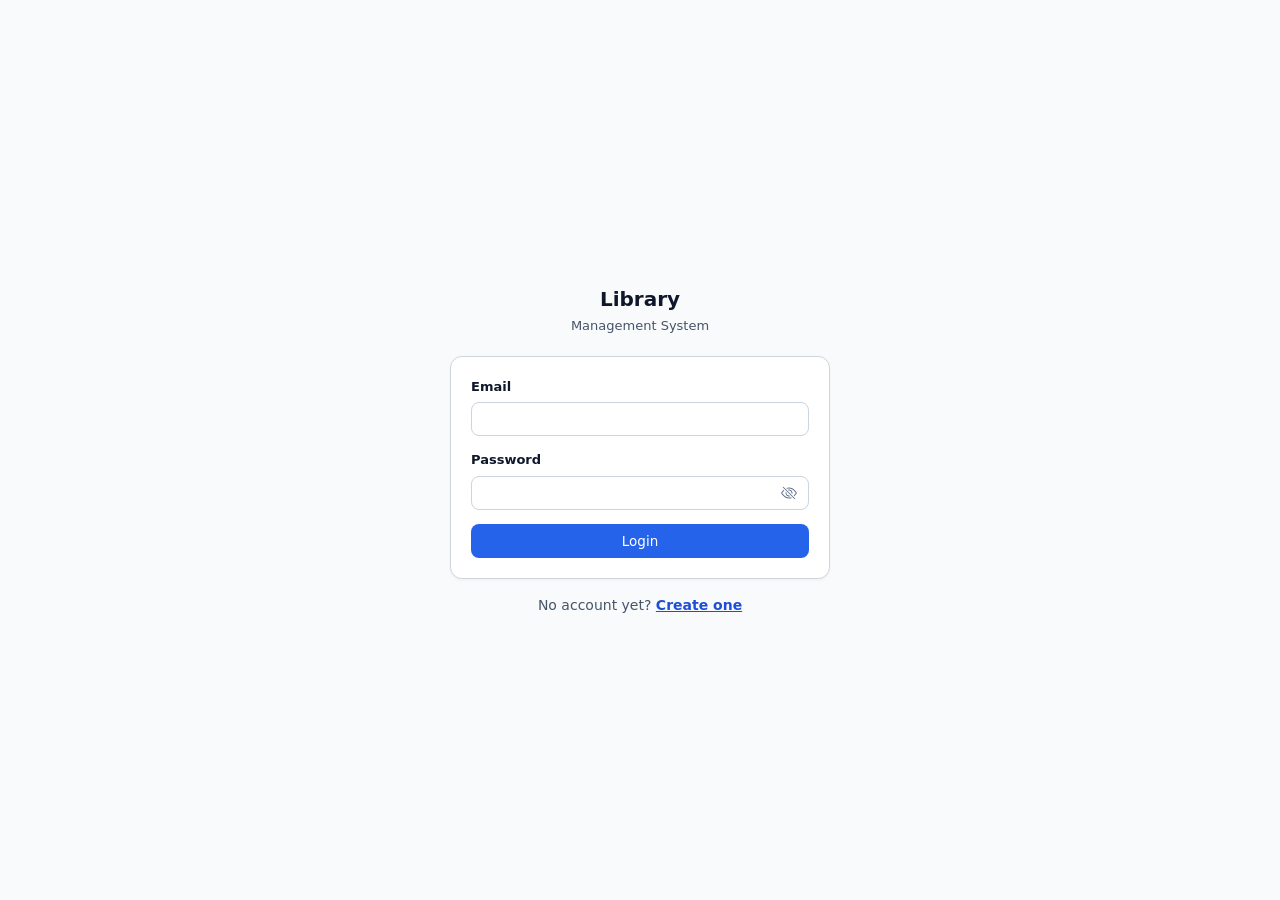
<file: frontend/index.html>
<!doctype html>
<html lang="en">
  <head>
    <meta charset="UTF-8" />
    <meta name="viewport" content="width=device-width, initial-scale=1.0" />
    <title>Login – Library</title>
    <link rel="stylesheet" href="assets/css/base.css" />
    <link rel="stylesheet" href="assets/css/layout.css" />
    <link rel="stylesheet" href="assets/css/components.css" />
    <link rel="stylesheet" href="assets/css/pages.css" />
    <link rel="icon" type="image/png" href="assets/icons/library.png" />
    <script src="assets/js/config.js"></script>
    <script src="assets/js/core/session.js"></script>
    <script src="assets/js/core/guard.js" data-auth="guest"></script>
  </head>
  <body data-layout="auth">
    <main class="auth-wrap">
      <div class="auth-card">
        <div class="auth-card__brand">
          <h1 class="auth-card__brand-name">Library</h1>
          <p class="auth-card__brand-sub">Management System</p>
        </div>
        <div class="card">
          <div class="card__body">
            <div id="alert" class="alert" role="alert" hidden></div>
            <form id="login-form" novalidate>
              <div class="field">
                <label class="field__label" for="email">Email</label>
                <input
                  class="input"
                  type="email"
                  id="email"
                  autocomplete="email"
                  required
                />
              </div>
              <div class="field">
                <label class="field__label" for="password">Password</label>
                <div class="input-group">
                  <input
                    class="input"
                    type="password"
                    id="password"
                    autocomplete="current-password"
                    required
                  />
                  <button
                    type="button"
                    class="input-action"
                    id="toggle-password"
                    aria-label="Show password"
                    aria-pressed="false"
                  >
                    <svg
                      xmlns="http://www.w3.org/2000/svg"
                      width="16"
                      height="16"
                      fill="currentColor"
                      viewBox="0 0 16 16"
                      aria-hidden="true"
                      hidden
                    >
                      <path
                        d="M16 8s-3-5.5-8-5.5S0 8 0 8s3 5.5 8 5.5S16 8 16 8M1.173 8a13 13 0 0 1 1.66-2.043C4.12 4.668 5.88 3.5 8 3.5s3.879 1.168 5.168 2.457A13 13 0 0 1 14.828 8q-.086.13-.195.288c-.335.48-.83 1.12-1.465 1.755C11.879 11.332 10.119 12.5 8 12.5s-3.879-1.168-5.168-2.457A13 13 0 0 1 1.172 8z"
                      />
                      <path
                        d="M8 5.5a2.5 2.5 0 1 0 0 5 2.5 2.5 0 0 0 0-5M4.5 8a3.5 3.5 0 1 1 7 0 3.5 3.5 0 0 1-7 0"
                      />
                    </svg>
                    <svg
                      xmlns="http://www.w3.org/2000/svg"
                      width="16"
                      height="16"
                      fill="currentColor"
                      viewBox="0 0 16 16"
                      aria-hidden="true"
                    >
                      <path
                        d="M13.359 11.238C15.06 9.72 16 8 16 8s-3-5.5-8-5.5a7 7 0 0 0-2.79.588l.77.771A6 6 0 0 1 8 3.5c2.12 0 3.879 1.168 5.168 2.457A13 13 0 0 1 14.828 8q-.086.13-.195.288c-.335.48-.83 1.12-1.465 1.755q-.247.248-.517.486z"
                      />
                      <path
                        d="M11.297 9.176a3.5 3.5 0 0 0-4.474-4.474l.823.823a2.5 2.5 0 0 1 2.829 2.829zm-2.943 1.299.822.822a3.5 3.5 0 0 1-4.474-4.474l.823.823a2.5 2.5 0 0 0 2.829 2.829"
                      />
                      <path
                        d="M3.35 5.47q-.27.24-.518.487A13 13 0 0 0 1.172 8l.195.288c.335.48.83 1.12 1.465 1.755C4.121 11.332 5.881 12.5 8 12.5c.716 0 1.39-.133 2.02-.36l.77.772A7 7 0 0 1 8 13.5C3 13.5 0 8 0 8s.939-1.721 2.641-3.238l.708.709zm10.296 8.884-12-12 .708-.708 12 12z"
                      />
                    </svg>
                  </button>
                </div>
              </div>
              <button
                class="btn btn--primary btn--block"
                type="submit"
                id="submit-btn"
              >
                Login
              </button>
            </form>
          </div>
        </div>
        <p class="auth-alt">
          No account yet? <a href="signup.html">Create one</a>
        </p>
      </div>
    </main>
    <script type="module" src="assets/js/pages/login.js"></script>
  </body>
</html>
</file>
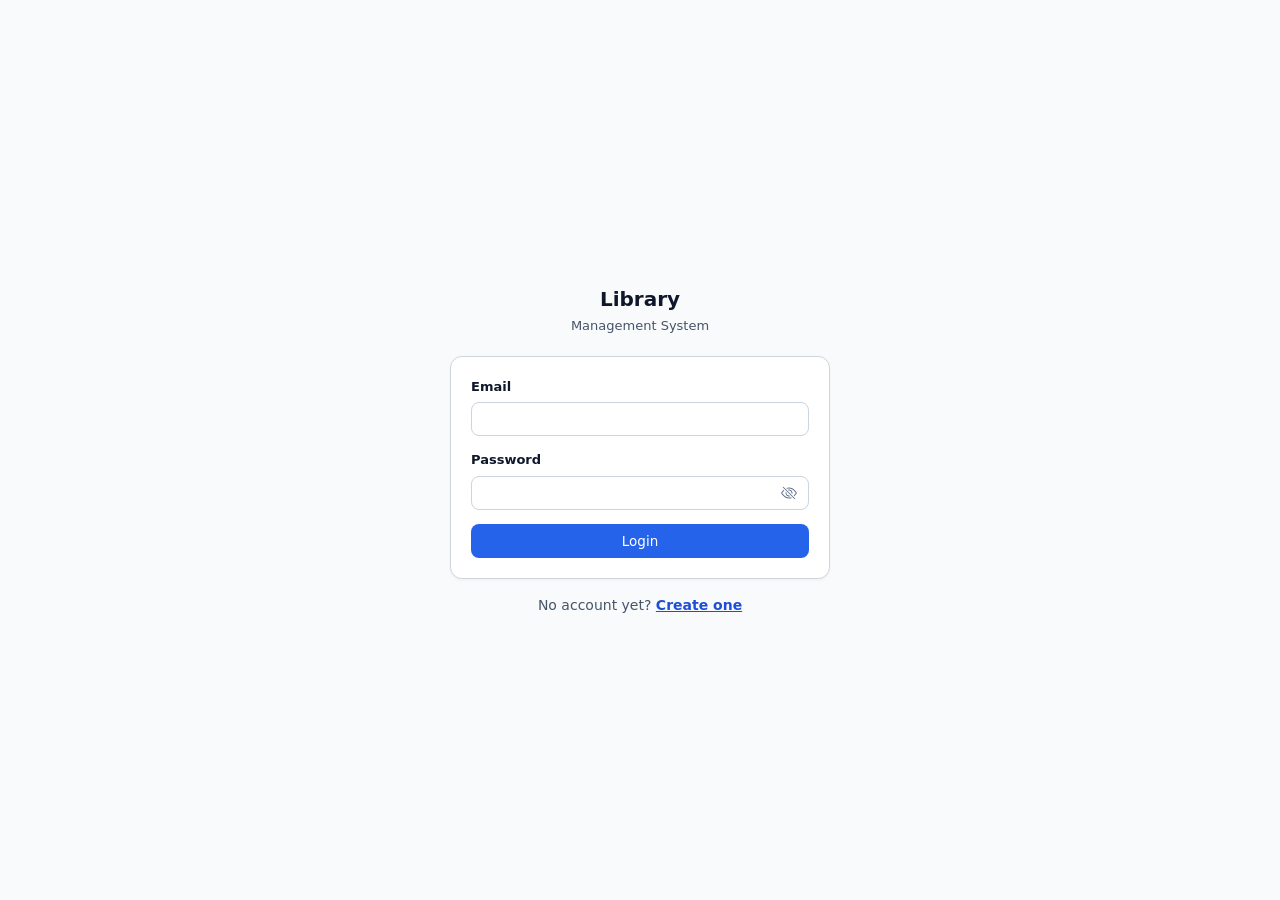
<file: frontend/book.html>
<!doctype html>
<html lang="en">
  <head>
    <meta charset="UTF-8" />
    <meta name="viewport" content="width=device-width, initial-scale=1.0" />
    <title>Book details - Library</title>
    <link rel="stylesheet" href="assets/css/base.css" />
    <link rel="stylesheet" href="assets/css/layout.css" />
    <link rel="stylesheet" href="assets/css/components.css" />
    <link rel="stylesheet" href="assets/css/pages.css" />
    <link rel="icon" type="image/png" href="assets/icons/library.png" />
    <script src="assets/js/config.js"></script>
    <script src="assets/js/core/session.js"></script>
    <script src="assets/js/core/guard.js" data-auth="required"></script>
    <script src="assets/js/layout.js" defer></script>
  </head>
  <body data-title="Book details" data-nav="catalog.html">
    <div class="shell">
      <aside class="sidebar" id="sidebar-nav">
        <a class="sidebar__brand" href="catalog.html">
          <div>
            <h2 class="sidebar__brand-name">Library</h2>
            <p class="sidebar__brand-sub">Management System</p>
          </div>
        </a>
        <nav class="sidebar__nav" aria-label="Main"></nav>
        <footer class="sidebar__footer">
          <button class="btn btn--block logout-btn" type="button">
            <svg
              xmlns="http://www.w3.org/2000/svg"
              width="16"
              height="16"
              fill="currentColor"
              viewBox="0 0 16 16"
              aria-hidden="true"
            >
              <path
                fill-rule="evenodd"
                d="M6 12.5a.5.5 0 0 0 .5.5h8a.5.5 0 0 0 .5-.5v-9a.5.5 0 0 0-.5-.5h-8a.5.5 0 0 0-.5.5v2a.5.5 0 0 1-1 0v-2A1.5 1.5 0 0 1 6.5 2h8A1.5 1.5 0 0 1 16 3.5v9a1.5 1.5 0 0 1-1.5 1.5h-8A1.5 1.5 0 0 1 5 12.5v-2a.5.5 0 0 1 1 0z"
              />
              <path
                fill-rule="evenodd"
                d="M.146 8.354a.5.5 0 0 1 0-.708l3-3a.5.5 0 1 1 .708.708L1.707 7.5H10.5a.5.5 0 0 1 0 1H1.707l2.147 2.146a.5.5 0 0 1-.708.708z"
              />
            </svg>
            Logout
          </button>
        </footer>
      </aside>
      <div class="main">
        <header class="topbar">
          <button
            class="nav-toggle"
            type="button"
            aria-controls="sidebar-nav"
            aria-expanded="false"
            aria-label="Open navigation"
          >
            <svg
              xmlns="http://www.w3.org/2000/svg"
              width="16"
              height="16"
              fill="currentColor"
              viewBox="0 0 16 16"
              aria-hidden="true"
            >
              <path
                fill-rule="evenodd"
                d="M2.5 12a.5.5 0 0 1 .5-.5h10a.5.5 0 0 1 0 1H3a.5.5 0 0 1-.5-.5m0-4a.5.5 0 0 1 .5-.5h10a.5.5 0 0 1 0 1H3a.5.5 0 0 1-.5-.5m0-4a.5.5 0 0 1 .5-.5h10a.5.5 0 0 1 0 1H3a.5.5 0 0 1-.5-.5"
              />
            </svg>
            <svg
              xmlns="http://www.w3.org/2000/svg"
              width="16"
              height="16"
              fill="currentColor"
              viewBox="0 0 16 16"
              aria-hidden="true"
              hidden
            >
              <path
                d="M4.646 4.646a.5.5 0 0 1 .708 0L8 7.293l2.646-2.647a.5.5 0 0 1 .708.708L8.707 8l2.647 2.646a.5.5 0 0 1-.708-.708L8 8.707l-2.646 2.647a.5.5 0 0 1-.708.708L7.293 8 4.646 5.354a.5.5 0 0 1 0-.708"
              />
            </svg>
          </button>
          <p class="topbar__title"></p>
          <div class="topbar__user">
            <span class="topbar__email"></span>
            <span class="badge"></span>
          </div>
        </header>
        <main class="content">
          <p><a href="catalog.html" id="back-link">Back to catalog</a></p>
          <div id="alert" class="alert" role="alert" hidden></div>

          <div id="loading-state" class="card">
            <div class="card__body muted">Loading...</div>
          </div>

          <div class="card" id="book-card" hidden>
            <div class="card__masthead">
              <h1 id="book-title"></h1>
              <span id="book-badge"></span>
            </div>
            <div class="card__body">
              <dl class="dl">
                <dt>Author</dt>
                <dd id="book-author"></dd>
                <dt>ISBN</dt>
                <dd class="mono" id="book-isbn"></dd>
                <dt>Library barcode</dt>
                <dd class="mono" id="book-barcode"></dd>
                <dt>Location</dt>
                <dd id="book-location"></dd>
                <dt>Added</dt>
                <dd id="book-added"></dd>
                <dt>Updated</dt>
                <dd id="book-updated"></dd>
              </dl>
            </div>
            <div class="card__actions">
              <button class="btn btn--primary" type="button" id="reserve-btn">
                Reserve
              </button>
              <a
                class="btn btn--secondary"
                id="edit-book-link"
                href="staff/inventory.html"
                hidden
                >Edit</a
              >
              <span class="muted" id="reserve-note" hidden></span>
            </div>
          </div>

          <div class="card" id="reserve-result" hidden>
            <h2 class="card__header card__title">Reservation</h2>
            <div class="card__body">
              <div
                id="reserve-alert"
                class="alert alert--success"
                role="alert"
              ></div>
              <dl class="dl" id="reserve-details"></dl>
            </div>
          </div>
        </main>
      </div>
      <div class="scrim"></div>
    </div>
    <script type="module" src="assets/js/pages/book.js"></script>
  </body>
</html>
</file>
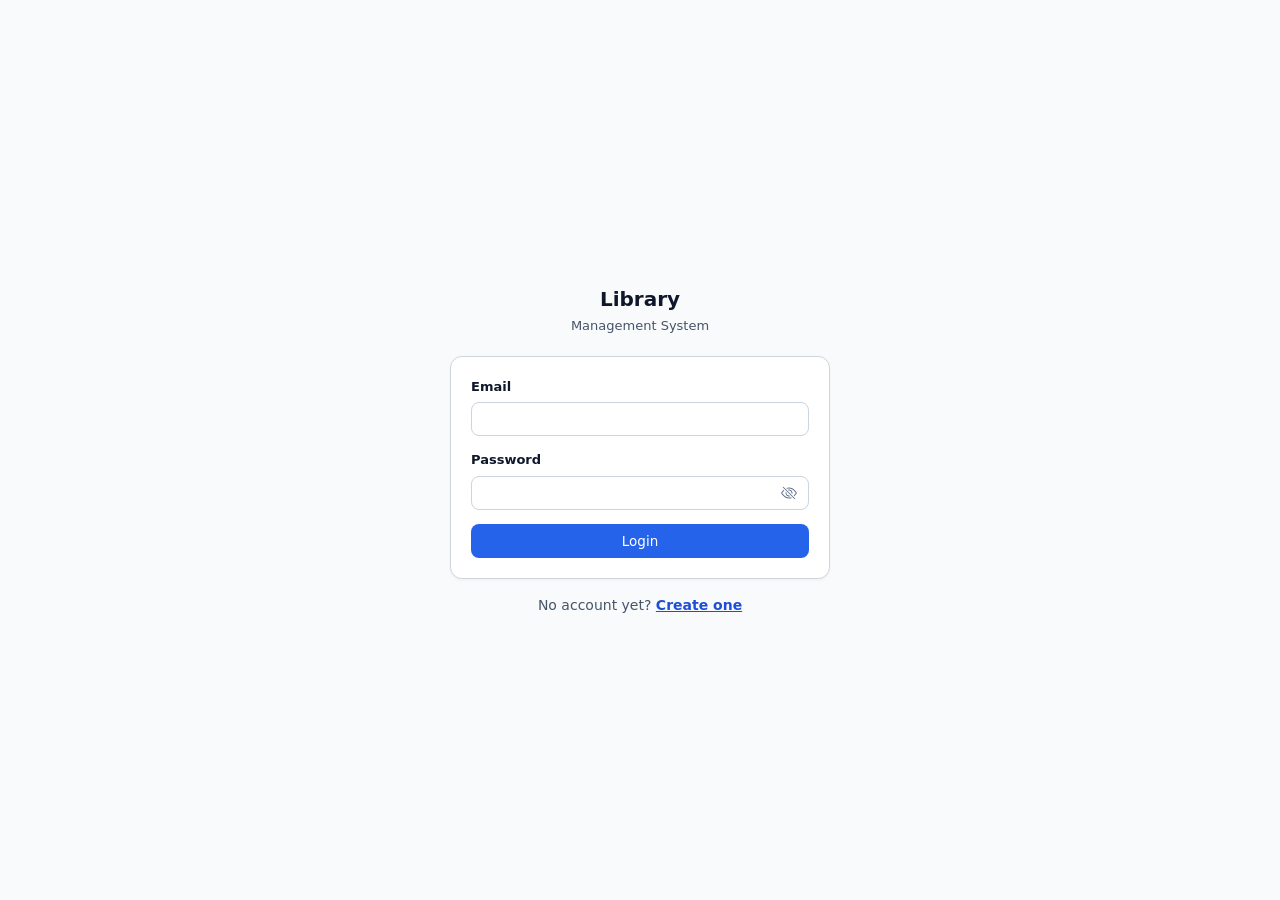
<file: frontend/catalog.html>
<!doctype html>
<html lang="en">
  <head>
    <meta charset="UTF-8" />
    <meta name="viewport" content="width=device-width, initial-scale=1.0" />
    <title>Catalog - Library</title>
    <link rel="stylesheet" href="assets/css/base.css" />
    <link rel="stylesheet" href="assets/css/layout.css" />
    <link rel="stylesheet" href="assets/css/components.css" />
    <link rel="stylesheet" href="assets/css/pages.css" />
    <link rel="icon" type="image/png" href="assets/icons/library.png" />
    <script src="assets/js/config.js"></script>
    <script src="assets/js/core/session.js"></script>
    <script src="assets/js/core/guard.js" data-auth="required"></script>
    <script src="assets/js/layout.js" defer></script>
  </head>
  <body data-title="Catalog">
    <div class="shell">
      <aside class="sidebar" id="sidebar-nav">
        <a class="sidebar__brand" href="catalog.html">
          <div>
            <h2 class="sidebar__brand-name">Library</h2>
            <p class="sidebar__brand-sub">Management System</p>
          </div>
        </a>
        <nav class="sidebar__nav" aria-label="Main"></nav>
        <footer class="sidebar__footer">
          <button class="btn btn--block logout-btn" type="button">
            <svg
              xmlns="http://www.w3.org/2000/svg"
              width="16"
              height="16"
              fill="currentColor"
              viewBox="0 0 16 16"
              aria-hidden="true"
            >
              <path
                fill-rule="evenodd"
                d="M6 12.5a.5.5 0 0 0 .5.5h8a.5.5 0 0 0 .5-.5v-9a.5.5 0 0 0-.5-.5h-8a.5.5 0 0 0-.5.5v2a.5.5 0 0 1-1 0v-2A1.5 1.5 0 0 1 6.5 2h8A1.5 1.5 0 0 1 16 3.5v9a1.5 1.5 0 0 1-1.5 1.5h-8A1.5 1.5 0 0 1 5 12.5v-2a.5.5 0 0 1 1 0z"
              />
              <path
                fill-rule="evenodd"
                d="M.146 8.354a.5.5 0 0 1 0-.708l3-3a.5.5 0 1 1 .708.708L1.707 7.5H10.5a.5.5 0 0 1 0 1H1.707l2.147 2.146a.5.5 0 0 1-.708.708z"
              />
            </svg>
            Logout
          </button>
        </footer>
      </aside>
      <div class="main">
        <header class="topbar">
          <button
            class="nav-toggle"
            type="button"
            aria-controls="sidebar-nav"
            aria-expanded="false"
            aria-label="Open navigation"
          >
            <svg
              xmlns="http://www.w3.org/2000/svg"
              width="16"
              height="16"
              fill="currentColor"
              viewBox="0 0 16 16"
              aria-hidden="true"
            >
              <path
                fill-rule="evenodd"
                d="M2.5 12a.5.5 0 0 1 .5-.5h10a.5.5 0 0 1 0 1H3a.5.5 0 0 1-.5-.5m0-4a.5.5 0 0 1 .5-.5h10a.5.5 0 0 1 0 1H3a.5.5 0 0 1-.5-.5m0-4a.5.5 0 0 1 .5-.5h10a.5.5 0 0 1 0 1H3a.5.5 0 0 1-.5-.5"
              />
            </svg>
            <svg
              xmlns="http://www.w3.org/2000/svg"
              width="16"
              height="16"
              fill="currentColor"
              viewBox="0 0 16 16"
              aria-hidden="true"
              hidden
            >
              <path
                d="M4.646 4.646a.5.5 0 0 1 .708 0L8 7.293l2.646-2.647a.5.5 0 0 1 .708.708L8.707 8l2.647 2.646a.5.5 0 0 1-.708-.708L8 8.707l-2.646 2.647a.5.5 0 0 1-.708.708L7.293 8 4.646 5.354a.5.5 0 0 1 0-.708"
              />
            </svg>
          </button>
          <p class="topbar__title"></p>
          <div class="topbar__user">
            <span class="topbar__email"></span>
            <span class="badge"></span>
          </div>
        </header>
        <main class="content">
          <div class="page-head">
            <div>
              <h1>Catalog</h1>
              <p class="page-head__sub">
                Browse and search the library collection.
              </p>
            </div>
          </div>

          <form class="toolbar" id="filter-form" novalidate>
            <select class="select" id="filter-field" aria-label="Search field">
              <option value="title">Title</option>
              <option value="author">Author</option>
              <option value="isbn">ISBN</option>
            </select>
            <label class="sr-only" for="filter-q">Search query</label>
            <input
              class="input"
              type="text"
              id="filter-q"
              placeholder="Search catalog"
            />
            <button class="btn btn--primary" type="submit">Search</button>
            <button class="btn btn--secondary" type="button" id="clear-btn">
              Clear
            </button>
          </form>

          <div id="alert" class="alert" role="alert" hidden></div>

          <div class="card">
            <div class="table-wrap">
              <table class="table">
                <thead>
                  <tr>
                    <th>Title</th>
                    <th>Author</th>
                    <th>ISBN</th>
                    <th>Location</th>
                    <th>Availability</th>
                  </tr>
                </thead>
                <tbody id="book-rows"></tbody>
              </table>
            </div>
            <div id="empty-state" class="empty-state" hidden>
              <h2 class="empty-state__title">No books found</h2>
              <p class="empty-state__text">No books match your filters.</p>
              <p class="empty-state__link">
                <a href="catalog.html">Clear filters</a>
              </p>
            </div>
            <div id="loading-state" class="card__body muted">Loading...</div>
            <nav
              class="pagination"
              aria-label="Pagination"
              id="pagination"
              hidden
            >
              <p class="pagination__info" id="page-info"></p>
              <div class="pagination__controls">
                <button
                  class="btn btn--secondary"
                  type="button"
                  id="prev-btn"
                  disabled
                >
                  Prev
                </button>
                <button
                  class="btn btn--secondary"
                  type="button"
                  id="next-btn"
                  disabled
                >
                  Next
                </button>
              </div>
            </nav>
          </div>
        </main>
      </div>
      <div class="scrim"></div>
    </div>
    <script type="module" src="assets/js/pages/catalog.js"></script>
  </body>
</html>
</file>
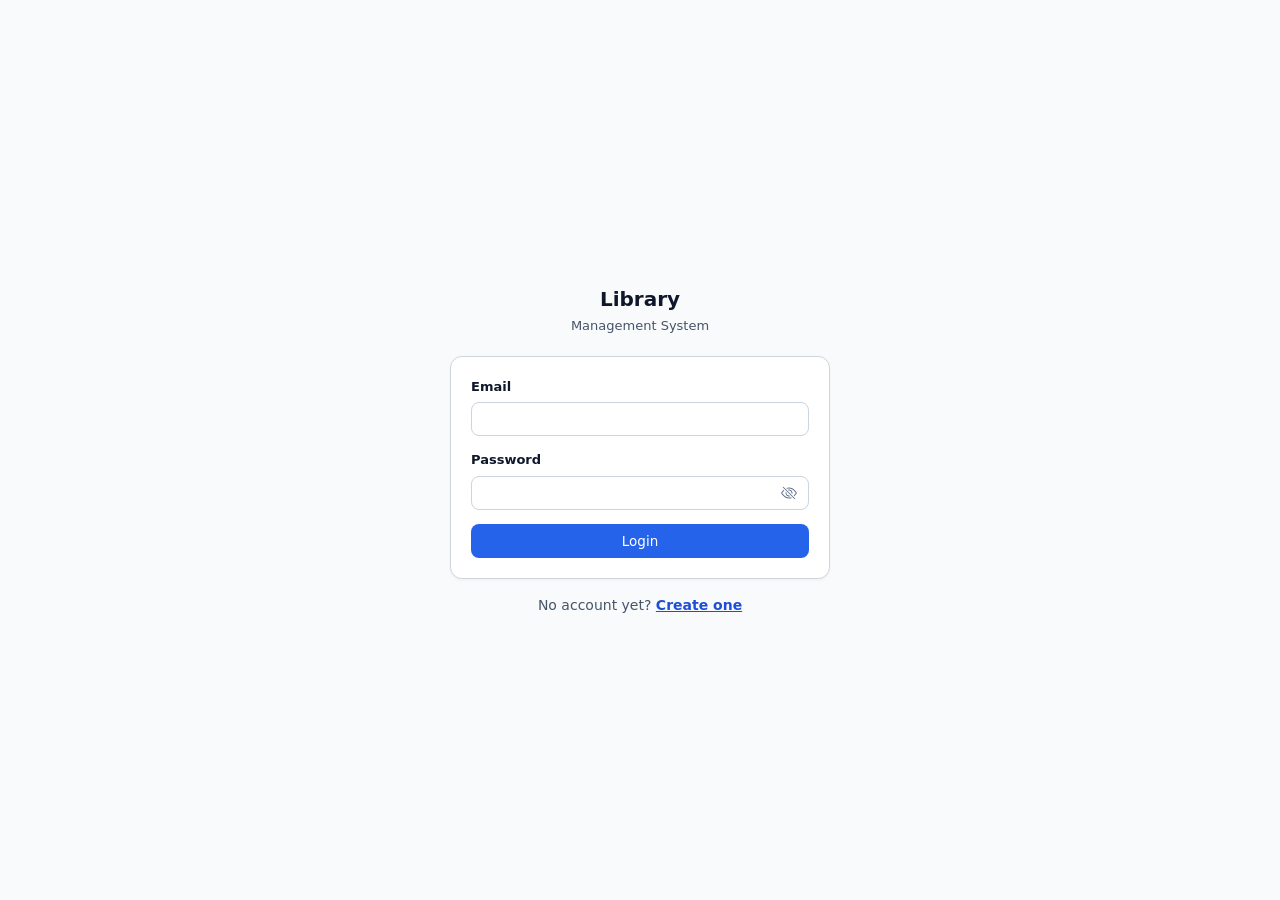
<file: frontend/fines.html>
<!doctype html>
<html lang="en">
  <head>
    <meta charset="UTF-8" />
    <meta name="viewport" content="width=device-width, initial-scale=1.0" />
    <title>Fines - Library</title>
    <link rel="stylesheet" href="assets/css/base.css" />
    <link rel="stylesheet" href="assets/css/layout.css" />
    <link rel="stylesheet" href="assets/css/components.css" />
    <link rel="stylesheet" href="assets/css/pages.css" />
    <link rel="icon" type="image/png" href="assets/icons/library.png" />
    <script src="assets/js/config.js"></script>
    <script src="assets/js/core/session.js"></script>
    <script src="assets/js/core/guard.js" data-auth="required"></script>
    <script src="assets/js/layout.js" defer></script>
  </head>
  <body data-title="Fines">
    <div class="shell">
      <aside class="sidebar" id="sidebar-nav">
        <a class="sidebar__brand" href="catalog.html">
          <div>
            <h2 class="sidebar__brand-name">Library</h2>
            <p class="sidebar__brand-sub">Management System</p>
          </div>
        </a>
        <nav class="sidebar__nav" aria-label="Main"></nav>
        <footer class="sidebar__footer">
          <button class="btn btn--block logout-btn" type="button">
            <svg
              xmlns="http://www.w3.org/2000/svg"
              width="16"
              height="16"
              fill="currentColor"
              viewBox="0 0 16 16"
              aria-hidden="true"
            >
              <path
                fill-rule="evenodd"
                d="M6 12.5a.5.5 0 0 0 .5.5h8a.5.5 0 0 0 .5-.5v-9a.5.5 0 0 0-.5-.5h-8a.5.5 0 0 0-.5.5v2a.5.5 0 0 1-1 0v-2A1.5 1.5 0 0 1 6.5 2h8A1.5 1.5 0 0 1 16 3.5v9a1.5 1.5 0 0 1-1.5 1.5h-8A1.5 1.5 0 0 1 5 12.5v-2a.5.5 0 0 1 1 0z"
              />
              <path
                fill-rule="evenodd"
                d="M.146 8.354a.5.5 0 0 1 0-.708l3-3a.5.5 0 1 1 .708.708L1.707 7.5H10.5a.5.5 0 0 1 0 1H1.707l2.147 2.146a.5.5 0 0 1-.708.708z"
              />
            </svg>
            Logout
          </button>
        </footer>
      </aside>
      <div class="main">
        <header class="topbar">
          <button
            class="nav-toggle"
            type="button"
            aria-controls="sidebar-nav"
            aria-expanded="false"
            aria-label="Open navigation"
          >
            <svg
              xmlns="http://www.w3.org/2000/svg"
              width="16"
              height="16"
              fill="currentColor"
              viewBox="0 0 16 16"
              aria-hidden="true"
            >
              <path
                fill-rule="evenodd"
                d="M2.5 12a.5.5 0 0 1 .5-.5h10a.5.5 0 0 1 0 1H3a.5.5 0 0 1-.5-.5m0-4a.5.5 0 0 1 .5-.5h10a.5.5 0 0 1 0 1H3a.5.5 0 0 1-.5-.5m0-4a.5.5 0 0 1 .5-.5h10a.5.5 0 0 1 0 1H3a.5.5 0 0 1-.5-.5"
              />
            </svg>
            <svg
              xmlns="http://www.w3.org/2000/svg"
              width="16"
              height="16"
              fill="currentColor"
              viewBox="0 0 16 16"
              aria-hidden="true"
              hidden
            >
              <path
                d="M4.646 4.646a.5.5 0 0 1 .708 0L8 7.293l2.646-2.647a.5.5 0 0 1 .708.708L8.707 8l2.647 2.646a.5.5 0 0 1-.708-.708L8 8.707l-2.646 2.647a.5.5 0 0 1-.708.708L7.293 8 4.646 5.354a.5.5 0 0 1 0-.708"
              />
            </svg>
          </button>
          <p class="topbar__title"></p>
          <div class="topbar__user">
            <span class="topbar__email"></span>
            <span class="badge"></span>
          </div>
        </header>
        <main class="content">
          <div class="page-head">
            <div>
              <h1>Fines</h1>
              <p class="page-head__sub">
                Your current fine balance with the library.
              </p>
            </div>
          </div>

          <div id="alert" class="alert" role="alert" hidden></div>

          <section class="card fine-card">
            <h2 class="card__header">Fine balance</h2>
            <div class="card__body">
              <div id="loading-state" class="muted">Loading...</div>
              <div id="balance-view" hidden>
                <p class="fine-balance__label">Current Balance</p>
                <div id="balance-amount"></div>
                <p class="muted card-note" id="balance-note"></p>
                <p class="muted card-note">
                  Fines are added to your balance when overdue books are
                  returned. Overdue books still on loan accrue a fine per day
                  late, charged on return.
                </p>
                <p class="card-note--spaced">
                  <a href="loans.html">View my loans</a>
                </p>
              </div>
            </div>
          </section>
        </main>
      </div>
      <div class="scrim"></div>
    </div>
    <script type="module" src="assets/js/pages/fines.js"></script>
  </body>
</html>
</file>
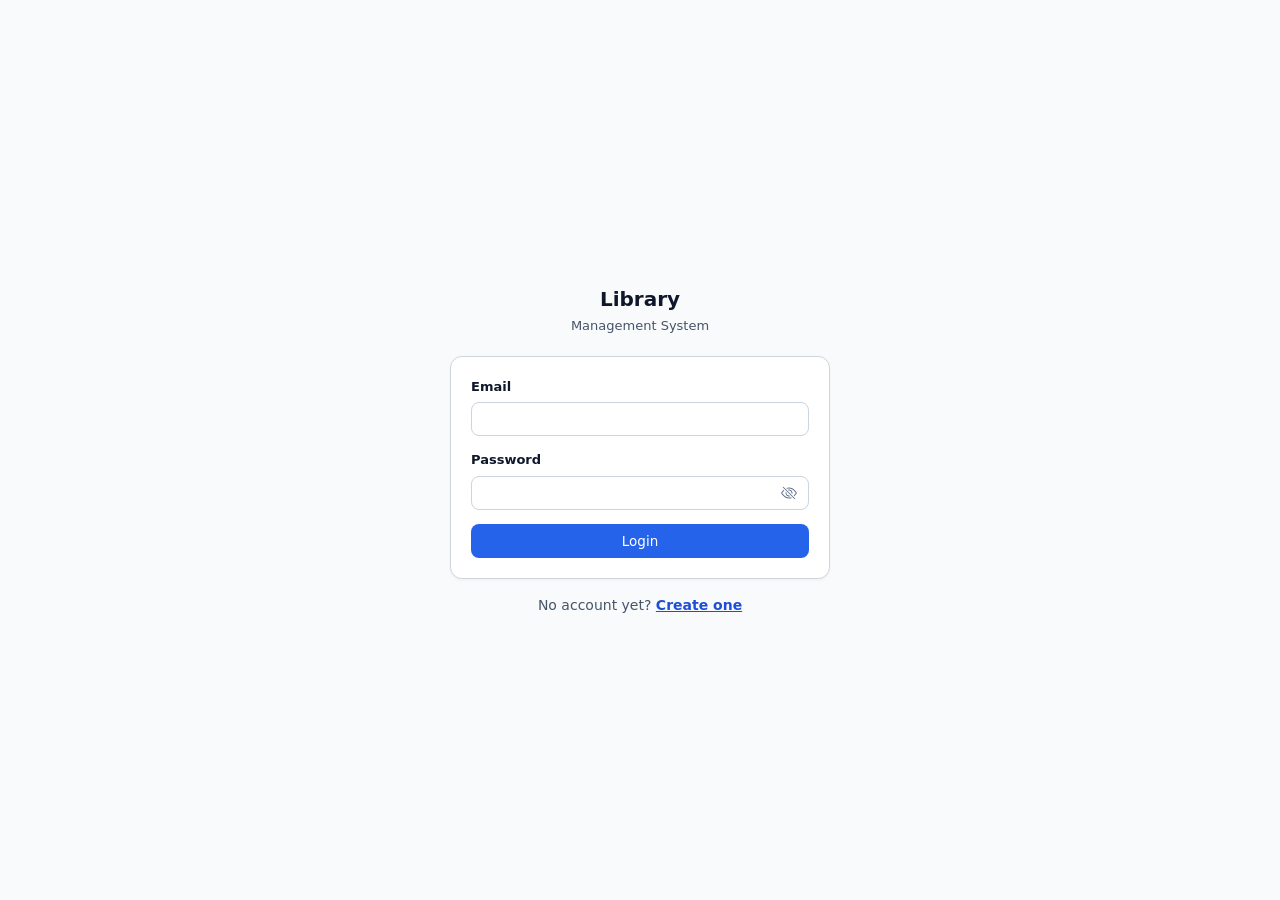
<file: frontend/loans.html>
<!doctype html>
<html lang="en">
  <head>
    <meta charset="UTF-8" />
    <meta name="viewport" content="width=device-width, initial-scale=1.0" />
    <title>My Loans - Library</title>
    <link rel="stylesheet" href="assets/css/base.css" />
    <link rel="stylesheet" href="assets/css/layout.css" />
    <link rel="stylesheet" href="assets/css/components.css" />
    <link rel="stylesheet" href="assets/css/pages.css" />
    <link rel="icon" type="image/png" href="assets/icons/library.png" />
    <script src="assets/js/config.js"></script>
    <script src="assets/js/core/session.js"></script>
    <script src="assets/js/core/guard.js" data-auth="required"></script>
    <script src="assets/js/layout.js" defer></script>
  </head>
  <body data-title="My Loans">
    <div class="shell">
      <aside class="sidebar" id="sidebar-nav">
        <a class="sidebar__brand" href="catalog.html">
          <div>
            <h2 class="sidebar__brand-name">Library</h2>
            <p class="sidebar__brand-sub">Management System</p>
          </div>
        </a>
        <nav class="sidebar__nav" aria-label="Main"></nav>
        <footer class="sidebar__footer">
          <button class="btn btn--block logout-btn" type="button">
            <svg
              xmlns="http://www.w3.org/2000/svg"
              width="16"
              height="16"
              fill="currentColor"
              viewBox="0 0 16 16"
              aria-hidden="true"
            >
              <path
                fill-rule="evenodd"
                d="M6 12.5a.5.5 0 0 0 .5.5h8a.5.5 0 0 0 .5-.5v-9a.5.5 0 0 0-.5-.5h-8a.5.5 0 0 0-.5.5v2a.5.5 0 0 1-1 0v-2A1.5 1.5 0 0 1 6.5 2h8A1.5 1.5 0 0 1 16 3.5v9a1.5 1.5 0 0 1-1.5 1.5h-8A1.5 1.5 0 0 1 5 12.5v-2a.5.5 0 0 1 1 0z"
              />
              <path
                fill-rule="evenodd"
                d="M.146 8.354a.5.5 0 0 1 0-.708l3-3a.5.5 0 1 1 .708.708L1.707 7.5H10.5a.5.5 0 0 1 0 1H1.707l2.147 2.146a.5.5 0 0 1-.708.708z"
              />
            </svg>
            Logout
          </button>
        </footer>
      </aside>
      <div class="main">
        <header class="topbar">
          <button
            class="nav-toggle"
            type="button"
            aria-controls="sidebar-nav"
            aria-expanded="false"
            aria-label="Open navigation"
          >
            <svg
              xmlns="http://www.w3.org/2000/svg"
              width="16"
              height="16"
              fill="currentColor"
              viewBox="0 0 16 16"
              aria-hidden="true"
            >
              <path
                fill-rule="evenodd"
                d="M2.5 12a.5.5 0 0 1 .5-.5h10a.5.5 0 0 1 0 1H3a.5.5 0 0 1-.5-.5m0-4a.5.5 0 0 1 .5-.5h10a.5.5 0 0 1 0 1H3a.5.5 0 0 1-.5-.5m0-4a.5.5 0 0 1 .5-.5h10a.5.5 0 0 1 0 1H3a.5.5 0 0 1-.5-.5"
              />
            </svg>
            <svg
              xmlns="http://www.w3.org/2000/svg"
              width="16"
              height="16"
              fill="currentColor"
              viewBox="0 0 16 16"
              aria-hidden="true"
              hidden
            >
              <path
                d="M4.646 4.646a.5.5 0 0 1 .708 0L8 7.293l2.646-2.647a.5.5 0 0 1 .708.708L8.707 8l2.647 2.646a.5.5 0 0 1-.708-.708L8 8.707l-2.646 2.647a.5.5 0 0 1-.708.708L7.293 8 4.646 5.354a.5.5 0 0 1 0-.708"
              />
            </svg>
          </button>
          <p class="topbar__title"></p>
          <div class="topbar__user">
            <span class="topbar__email"></span>
            <span class="badge"></span>
          </div>
        </header>
        <main class="content">
          <div class="page-head">
            <div>
              <h1>My Loans</h1>
              <p class="page-head__sub">
                Copies you have checked out, newest first.
              </p>
            </div>
          </div>

          <div id="alert" class="alert" role="alert" hidden></div>

          <div class="card">
            <div class="table-wrap">
              <table class="table">
                <thead>
                  <tr>
                    <th>Book</th>
                    <th>Copy</th>
                    <th>Checked out</th>
                    <th>Due</th>
                    <th>Returned</th>
                    <th>Status</th>
                  </tr>
                </thead>
                <tbody id="loan-rows"></tbody>
              </table>
            </div>
            <div id="empty-state" class="empty-state" hidden>
              <h2 class="empty-state__title">No loans yet</h2>
              <p class="empty-state__text">
                Copies checked out at the desk will appear here.
              </p>
              <p class="empty-state__link">
                <a href="catalog.html">Browse the catalog</a>
              </p>
            </div>
            <div id="loading-state" class="card__body muted">Loading...</div>
            <nav
              class="pagination"
              aria-label="Pagination"
              id="pagination"
              hidden
            >
              <p class="pagination__info" id="page-info"></p>
              <div class="pagination__controls">
                <button
                  class="btn btn--secondary"
                  type="button"
                  id="prev-btn"
                  disabled
                >
                  Prev
                </button>
                <button
                  class="btn btn--secondary"
                  type="button"
                  id="next-btn"
                  disabled
                >
                  Next
                </button>
              </div>
            </nav>
          </div>
        </main>
      </div>
      <div class="scrim"></div>
    </div>
    <script type="module" src="assets/js/pages/loans.js"></script>
  </body>
</html>
</file>
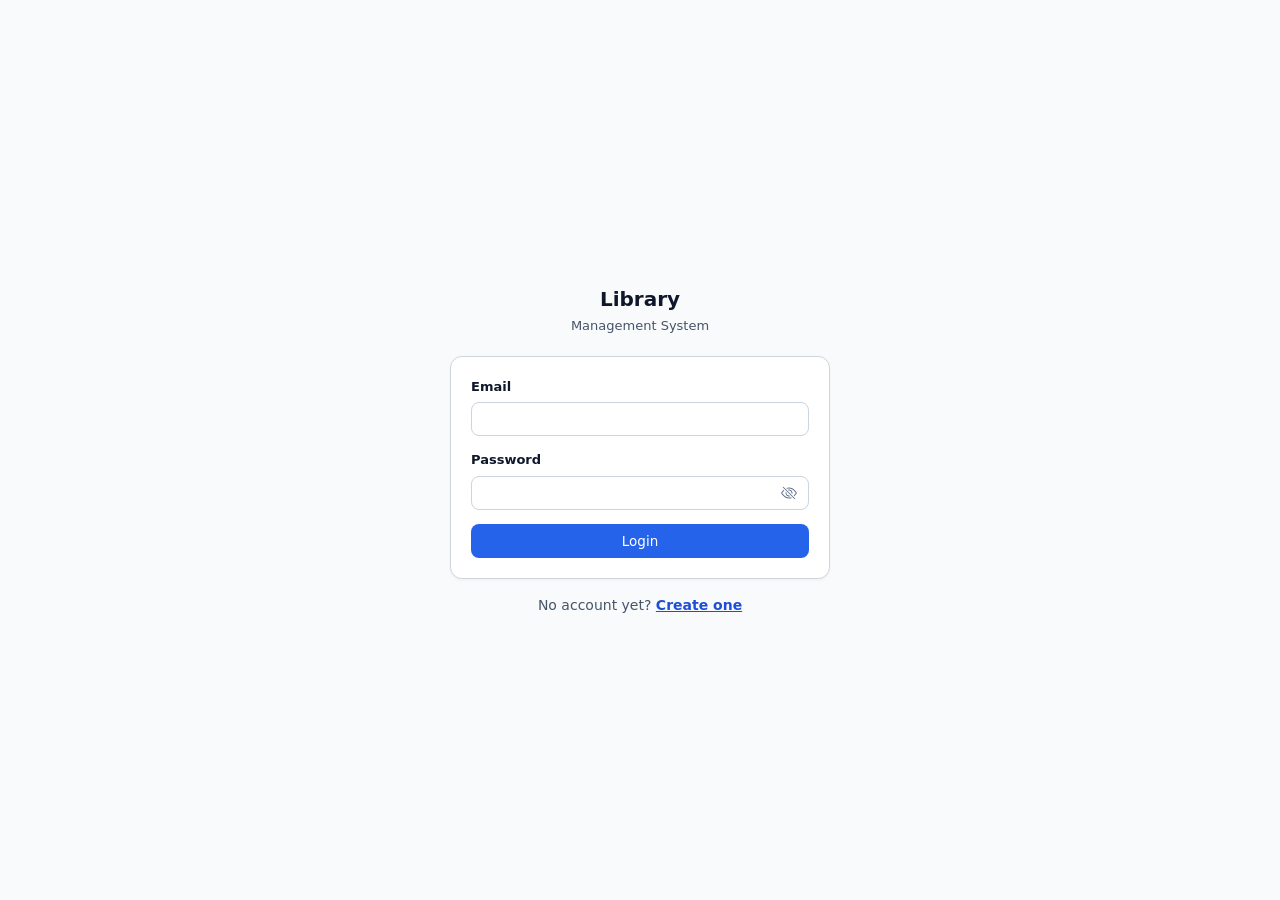
<file: frontend/placeholder.html>
<!doctype html>
<html lang="en">
  <head>
    <meta charset="UTF-8" />
    <meta name="viewport" content="width=device-width, initial-scale=1.0" />
    <title>Not available yet – Library</title>
    <link rel="stylesheet" href="assets/css/base.css" />
    <link rel="stylesheet" href="assets/css/layout.css" />
    <link rel="stylesheet" href="assets/css/components.css" />
    <link rel="stylesheet" href="assets/css/pages.css" />
    <link rel="icon" type="image/png" href="assets/icons/library.png" />
    <script src="assets/js/config.js"></script>
    <script src="assets/js/core/session.js"></script>
    <script src="assets/js/core/guard.js" data-auth="required"></script>
    <script src="assets/js/layout.js" defer></script>
  </head>
  <body data-title="Not available yet">
    <div class="shell">
      <aside class="sidebar" id="sidebar-nav">
        <a class="sidebar__brand" href="catalog.html">
          <div>
            <h2 class="sidebar__brand-name">Library</h2>
            <p class="sidebar__brand-sub">Management System</p>
          </div>
        </a>
        <nav class="sidebar__nav" aria-label="Main"></nav>
        <footer class="sidebar__footer">
          <button class="btn btn--block logout-btn" type="button">
            <svg
              xmlns="http://www.w3.org/2000/svg"
              width="16"
              height="16"
              fill="currentColor"
              viewBox="0 0 16 16"
              aria-hidden="true"
            >
              <path
                fill-rule="evenodd"
                d="M6 12.5a.5.5 0 0 0 .5.5h8a.5.5 0 0 0 .5-.5v-9a.5.5 0 0 0-.5-.5h-8a.5.5 0 0 0-.5.5v2a.5.5 0 0 1-1 0v-2A1.5 1.5 0 0 1 6.5 2h8A1.5 1.5 0 0 1 16 3.5v9a1.5 1.5 0 0 1-1.5 1.5h-8A1.5 1.5 0 0 1 5 12.5v-2a.5.5 0 0 1 1 0z"
              />
              <path
                fill-rule="evenodd"
                d="M.146 8.354a.5.5 0 0 1 0-.708l3-3a.5.5 0 1 1 .708.708L1.707 7.5H10.5a.5.5 0 0 1 0 1H1.707l2.147 2.146a.5.5 0 0 1-.708.708z"
              />
            </svg>
            Logout
          </button>
        </footer>
      </aside>
      <div class="main">
        <header class="topbar">
          <button
            class="nav-toggle"
            type="button"
            aria-controls="sidebar-nav"
            aria-expanded="false"
            aria-label="Open navigation"
          >
            <svg
              xmlns="http://www.w3.org/2000/svg"
              width="16"
              height="16"
              fill="currentColor"
              viewBox="0 0 16 16"
              aria-hidden="true"
            >
              <path
                fill-rule="evenodd"
                d="M2.5 12a.5.5 0 0 1 .5-.5h10a.5.5 0 0 1 0 1H3a.5.5 0 0 1-.5-.5m0-4a.5.5 0 0 1 .5-.5h10a.5.5 0 0 1 0 1H3a.5.5 0 0 1-.5-.5m0-4a.5.5 0 0 1 .5-.5h10a.5.5 0 0 1 0 1H3a.5.5 0 0 1-.5-.5"
              />
            </svg>
            <svg
              xmlns="http://www.w3.org/2000/svg"
              width="16"
              height="16"
              fill="currentColor"
              viewBox="0 0 16 16"
              aria-hidden="true"
              hidden
            >
              <path
                d="M4.646 4.646a.5.5 0 0 1 .708 0L8 7.293l2.646-2.647a.5.5 0 0 1 .708.708L8.707 8l2.647 2.646a.5.5 0 0 1-.708-.708L8 8.707l-2.646 2.647a.5.5 0 0 1-.708.708L7.293 8 4.646 5.354a.5.5 0 0 1 0-.708"
              />
            </svg>
          </button>
          <p class="topbar__title"></p>
          <div class="topbar__user">
            <span class="topbar__email"></span>
            <span class="badge"></span>
          </div>
        </header>
        <main class="content">
          <div class="card">
            <div class="card__body empty-state">
              <h1 class="empty-state__title">Not available yet</h1>
              <p class="empty-state__text">
                This part of the UI needs a backend endpoint that doesn't exist
                yet. It will light up once the backend adds it.
              </p>
              <p class="empty-state__link empty-state__link--spaced">
                <a href="catalog.html">Back to catalog</a>
              </p>
            </div>
          </div>
        </main>
      </div>
      <div class="scrim"></div>
    </div>
  </body>
</html>
</file>
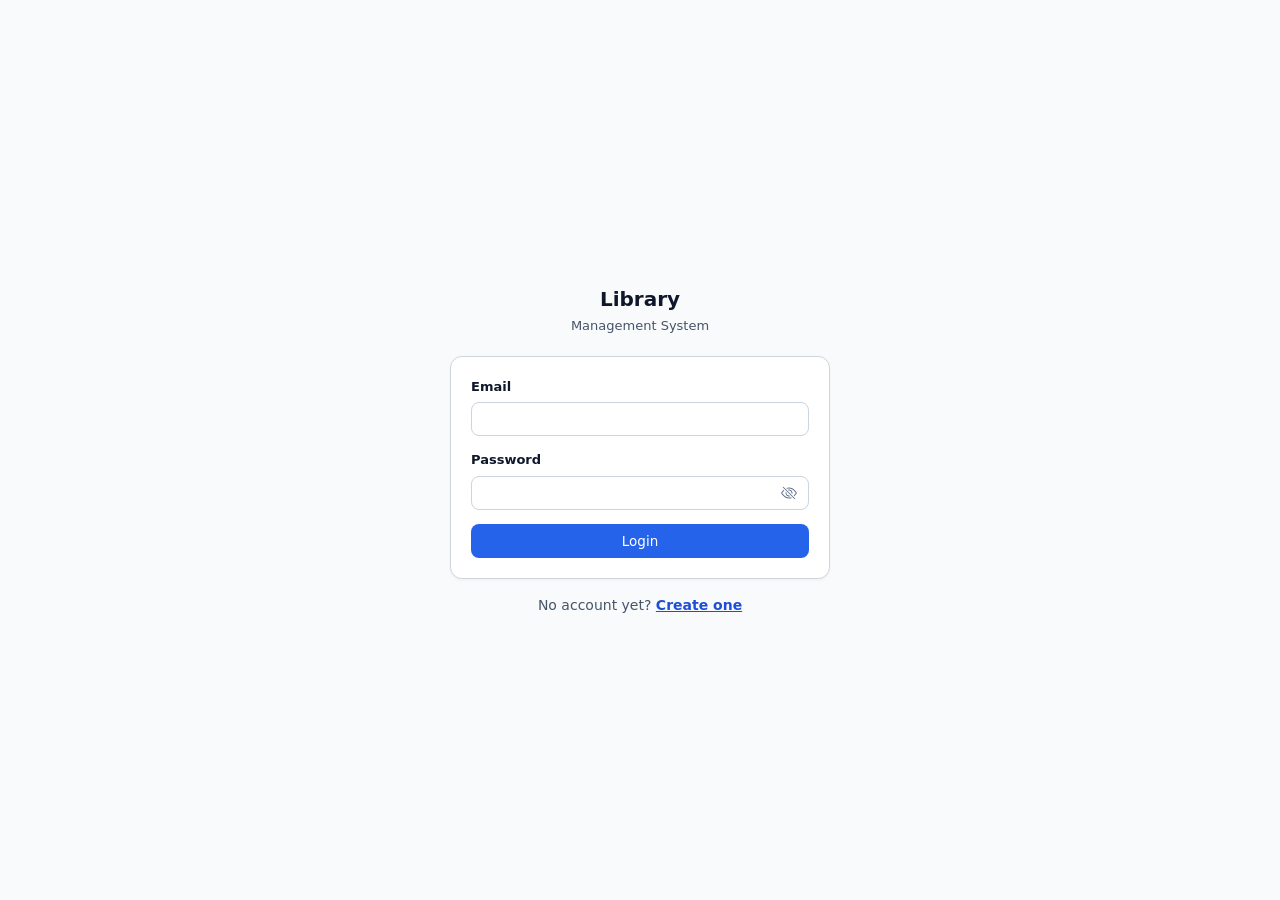
<file: frontend/profile.html>
<!doctype html>
<html lang="en">
  <head>
    <meta charset="UTF-8" />
    <meta name="viewport" content="width=device-width, initial-scale=1.0" />
    <title>Profile - Library</title>
    <link rel="stylesheet" href="assets/css/base.css" />
    <link rel="stylesheet" href="assets/css/layout.css" />
    <link rel="stylesheet" href="assets/css/components.css" />
    <link rel="stylesheet" href="assets/css/pages.css" />
    <link rel="icon" type="image/png" href="assets/icons/library.png" />
    <script src="assets/js/config.js"></script>
    <script src="assets/js/core/session.js"></script>
    <script src="assets/js/core/guard.js" data-auth="required"></script>
    <script src="assets/js/layout.js" defer></script>
  </head>
  <body data-title="Profile">
    <div class="shell">
      <aside class="sidebar" id="sidebar-nav">
        <a class="sidebar__brand" href="catalog.html">
          <div>
            <h2 class="sidebar__brand-name">Library</h2>
            <p class="sidebar__brand-sub">Management System</p>
          </div>
        </a>
        <nav class="sidebar__nav" aria-label="Main"></nav>
        <footer class="sidebar__footer">
          <button class="btn btn--block logout-btn" type="button">
            <svg
              xmlns="http://www.w3.org/2000/svg"
              width="16"
              height="16"
              fill="currentColor"
              viewBox="0 0 16 16"
              aria-hidden="true"
            >
              <path
                fill-rule="evenodd"
                d="M6 12.5a.5.5 0 0 0 .5.5h8a.5.5 0 0 0 .5-.5v-9a.5.5 0 0 0-.5-.5h-8a.5.5 0 0 0-.5.5v2a.5.5 0 0 1-1 0v-2A1.5 1.5 0 0 1 6.5 2h8A1.5 1.5 0 0 1 16 3.5v9a1.5 1.5 0 0 1-1.5 1.5h-8A1.5 1.5 0 0 1 5 12.5v-2a.5.5 0 0 1 1 0z"
              />
              <path
                fill-rule="evenodd"
                d="M.146 8.354a.5.5 0 0 1 0-.708l3-3a.5.5 0 1 1 .708.708L1.707 7.5H10.5a.5.5 0 0 1 0 1H1.707l2.147 2.146a.5.5 0 0 1-.708.708z"
              />
            </svg>
            Logout
          </button>
        </footer>
      </aside>
      <div class="main">
        <header class="topbar">
          <button
            class="nav-toggle"
            type="button"
            aria-controls="sidebar-nav"
            aria-expanded="false"
            aria-label="Open navigation"
          >
            <svg
              xmlns="http://www.w3.org/2000/svg"
              width="16"
              height="16"
              fill="currentColor"
              viewBox="0 0 16 16"
              aria-hidden="true"
            >
              <path
                fill-rule="evenodd"
                d="M2.5 12a.5.5 0 0 1 .5-.5h10a.5.5 0 0 1 0 1H3a.5.5 0 0 1-.5-.5m0-4a.5.5 0 0 1 .5-.5h10a.5.5 0 0 1 0 1H3a.5.5 0 0 1-.5-.5m0-4a.5.5 0 0 1 .5-.5h10a.5.5 0 0 1 0 1H3a.5.5 0 0 1-.5-.5"
              />
            </svg>
            <svg
              xmlns="http://www.w3.org/2000/svg"
              width="16"
              height="16"
              fill="currentColor"
              viewBox="0 0 16 16"
              aria-hidden="true"
              hidden
            >
              <path
                d="M4.646 4.646a.5.5 0 0 1 .708 0L8 7.293l2.646-2.647a.5.5 0 0 1 .708.708L8.707 8l2.647 2.646a.5.5 0 0 1-.708-.708L8 8.707l-2.646 2.647a.5.5 0 0 1-.708.708L7.293 8 4.646 5.354a.5.5 0 0 1 0-.708"
              />
            </svg>
          </button>
          <p class="topbar__title"></p>
          <div class="topbar__user">
            <span class="topbar__email"></span>
            <span class="badge"></span>
          </div>
        </header>
        <main class="content">
          <div class="page-head">
            <div>
              <h1>Profile</h1>
              <p class="page-head__sub">Your library account details.</p>
            </div>
          </div>

          <div id="alert" class="alert" role="alert" hidden></div>

          <section class="card card--md">
            <h2 class="card__header">Account</h2>
            <div class="card__body">
              <div id="loading-state" class="muted">Loading...</div>
              <div id="profile-view" hidden>
                <div class="profile-photo">
                  <img
                    class="avatar"
                    id="avatar-img"
                    src="assets/icons/avatar-default.svg"
                    alt="Profile picture"
                  />
                  <div class="profile-photo__controls">
                    <label class="btn btn--secondary" for="photo-input"
                      >Choose photo</label
                    >
                    <input
                      type="file"
                      id="photo-input"
                      accept="image/png,image/jpeg,image/webp"
                      hidden
                    />
                    <button
                      class="btn btn--primary"
                      type="button"
                      id="photo-upload"
                      hidden
                    >
                      Upload photo
                    </button>
                    <div class="field__hint">
                      PNG, JPEG or WebP, up to 2 MB.
                    </div>
                  </div>
                </div>
                <dl class="dl">
                  <dt>Full name</dt>
                  <dd id="profile-name"></dd>
                  <dt>Email</dt>
                  <dd id="profile-email"></dd>
                  <dt>User ID</dt>
                  <dd id="profile-uid" class="mono"></dd>
                  <dt>Card number</dt>
                  <dd id="profile-card" class="mono"></dd>
                  <dt>Member since</dt>
                  <dd id="profile-joined"></dd>
                  <dt>Fine balance</dt>
                  <dd>
                    <span id="profile-fines"></span>
                    <button
                      class="btn btn--secondary"
                      type="button"
                      id="pay-fine-btn"
                      disabled
                    >
                      Pay fine
                    </button>
                  </dd>
                </dl>
                <div class="profile-actions">
                  <button class="btn btn--secondary" type="button" disabled>
                    Edit profile
                  </button>
                  <button class="btn btn--secondary" type="button" disabled>
                    Change password
                  </button>
                  <span class="muted text-sm">Coming soon.</span>
                </div>
              </div>
            </div>
          </section>
        </main>
      </div>
      <div class="scrim"></div>
    </div>
    <script type="module" src="assets/js/pages/profile.js"></script>
  </body>
</html>
</file>
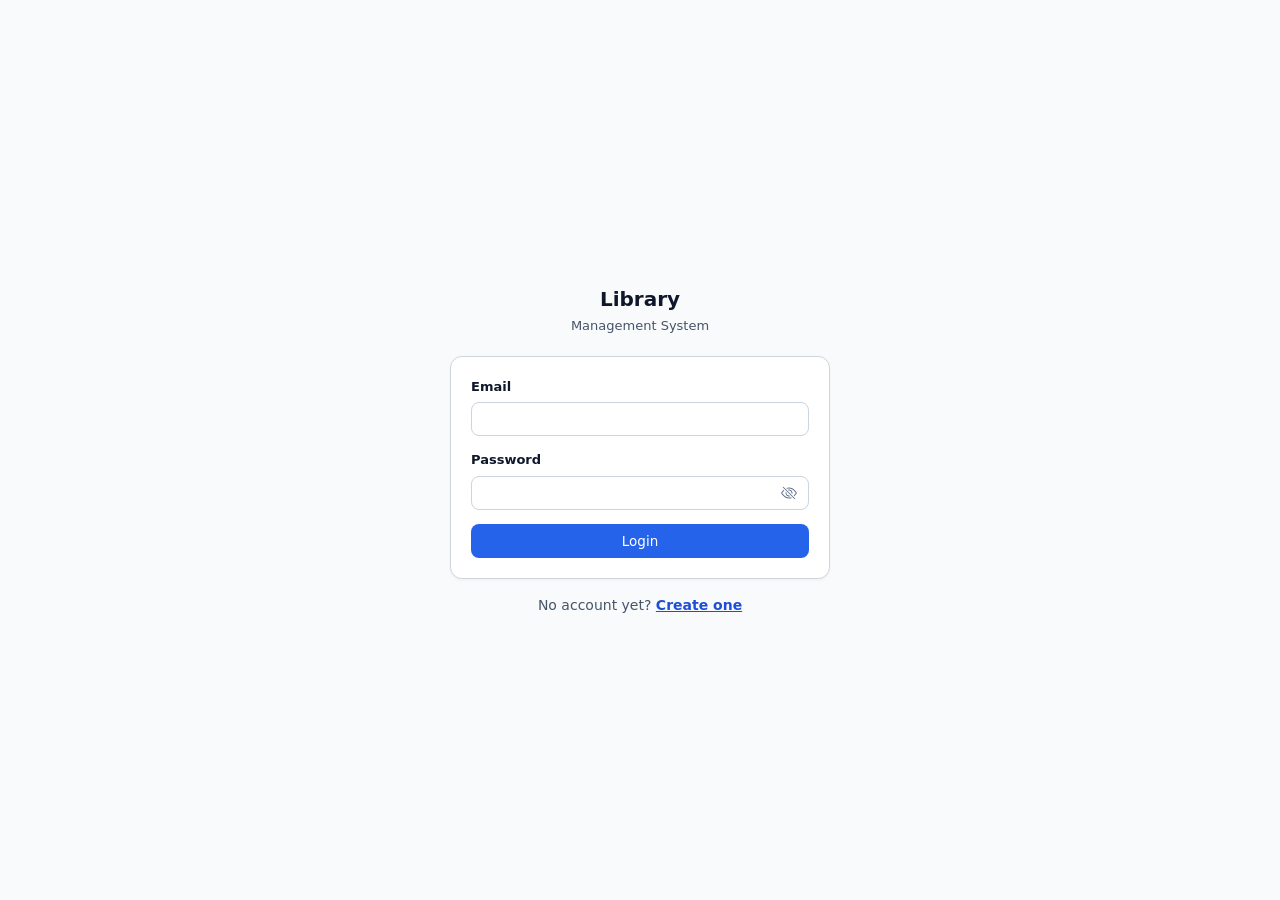
<file: frontend/reservations.html>
<!doctype html>
<html lang="en">
  <head>
    <meta charset="UTF-8" />
    <meta name="viewport" content="width=device-width, initial-scale=1.0" />
    <title>My Reservations - Library</title>
    <link rel="stylesheet" href="assets/css/base.css" />
    <link rel="stylesheet" href="assets/css/layout.css" />
    <link rel="stylesheet" href="assets/css/components.css" />
    <link rel="stylesheet" href="assets/css/pages.css" />
    <link rel="icon" type="image/png" href="assets/icons/library.png" />
    <script src="assets/js/config.js"></script>
    <script src="assets/js/core/session.js"></script>
    <script src="assets/js/core/guard.js" data-auth="required"></script>
    <script src="assets/js/layout.js" defer></script>
  </head>
  <body data-title="My Reservations">
    <div class="shell">
      <aside class="sidebar" id="sidebar-nav">
        <a class="sidebar__brand" href="catalog.html">
          <div>
            <h2 class="sidebar__brand-name">Library</h2>
            <p class="sidebar__brand-sub">Management System</p>
          </div>
        </a>
        <nav class="sidebar__nav" aria-label="Main"></nav>
        <footer class="sidebar__footer">
          <button class="btn btn--block logout-btn" type="button">
            <svg
              xmlns="http://www.w3.org/2000/svg"
              width="16"
              height="16"
              fill="currentColor"
              viewBox="0 0 16 16"
              aria-hidden="true"
            >
              <path
                fill-rule="evenodd"
                d="M6 12.5a.5.5 0 0 0 .5.5h8a.5.5 0 0 0 .5-.5v-9a.5.5 0 0 0-.5-.5h-8a.5.5 0 0 0-.5.5v2a.5.5 0 0 1-1 0v-2A1.5 1.5 0 0 1 6.5 2h8A1.5 1.5 0 0 1 16 3.5v9a1.5 1.5 0 0 1-1.5 1.5h-8A1.5 1.5 0 0 1 5 12.5v-2a.5.5 0 0 1 1 0z"
              />
              <path
                fill-rule="evenodd"
                d="M.146 8.354a.5.5 0 0 1 0-.708l3-3a.5.5 0 1 1 .708.708L1.707 7.5H10.5a.5.5 0 0 1 0 1H1.707l2.147 2.146a.5.5 0 0 1-.708.708z"
              />
            </svg>
            Logout
          </button>
        </footer>
      </aside>
      <div class="main">
        <header class="topbar">
          <button
            class="nav-toggle"
            type="button"
            aria-controls="sidebar-nav"
            aria-expanded="false"
            aria-label="Open navigation"
          >
            <svg
              xmlns="http://www.w3.org/2000/svg"
              width="16"
              height="16"
              fill="currentColor"
              viewBox="0 0 16 16"
              aria-hidden="true"
            >
              <path
                fill-rule="evenodd"
                d="M2.5 12a.5.5 0 0 1 .5-.5h10a.5.5 0 0 1 0 1H3a.5.5 0 0 1-.5-.5m0-4a.5.5 0 0 1 .5-.5h10a.5.5 0 0 1 0 1H3a.5.5 0 0 1-.5-.5m0-4a.5.5 0 0 1 .5-.5h10a.5.5 0 0 1 0 1H3a.5.5 0 0 1-.5-.5"
              />
            </svg>
            <svg
              xmlns="http://www.w3.org/2000/svg"
              width="16"
              height="16"
              fill="currentColor"
              viewBox="0 0 16 16"
              aria-hidden="true"
              hidden
            >
              <path
                d="M4.646 4.646a.5.5 0 0 1 .708 0L8 7.293l2.646-2.647a.5.5 0 0 1 .708.708L8.707 8l2.647 2.646a.5.5 0 0 1-.708-.708L8 8.707l-2.646 2.647a.5.5 0 0 1-.708.708L7.293 8 4.646 5.354a.5.5 0 0 1 0-.708"
              />
            </svg>
          </button>
          <p class="topbar__title"></p>
          <div class="topbar__user">
            <span class="topbar__email"></span>
            <span class="badge"></span>
          </div>
        </header>
        <main class="content">
          <div class="page-head">
            <div>
              <h1>My Reservations</h1>
              <p class="page-head__sub">Copies you have placed on hold.</p>
            </div>
          </div>

          <div id="alert" class="alert" role="alert" hidden></div>

          <p class="muted table-summary" id="summary" hidden></p>

          <div class="card">
            <div class="table-wrap">
              <table class="table">
                <thead>
                  <tr>
                    <th>Schedule ID</th>
                    <th>Book</th>
                    <th>Copy</th>
                    <th>Reserved at</th>
                    <th>Status</th>
                  </tr>
                </thead>
                <tbody id="reservation-rows"></tbody>
              </table>
            </div>
            <div id="empty-state" class="empty-state" hidden>
              <h2 class="empty-state__title">No reservations</h2>
              <p class="empty-state__text">You have no reservations yet.</p>
              <p class="empty-state__link">
                <a href="catalog.html">Browse the catalog</a>
              </p>
            </div>
            <div id="loading-state" class="card__body muted">Loading...</div>
          </div>
        </main>
      </div>
      <div class="scrim"></div>
    </div>
    <script type="module" src="assets/js/pages/reservations.js"></script>
  </body>
</html>
</file>
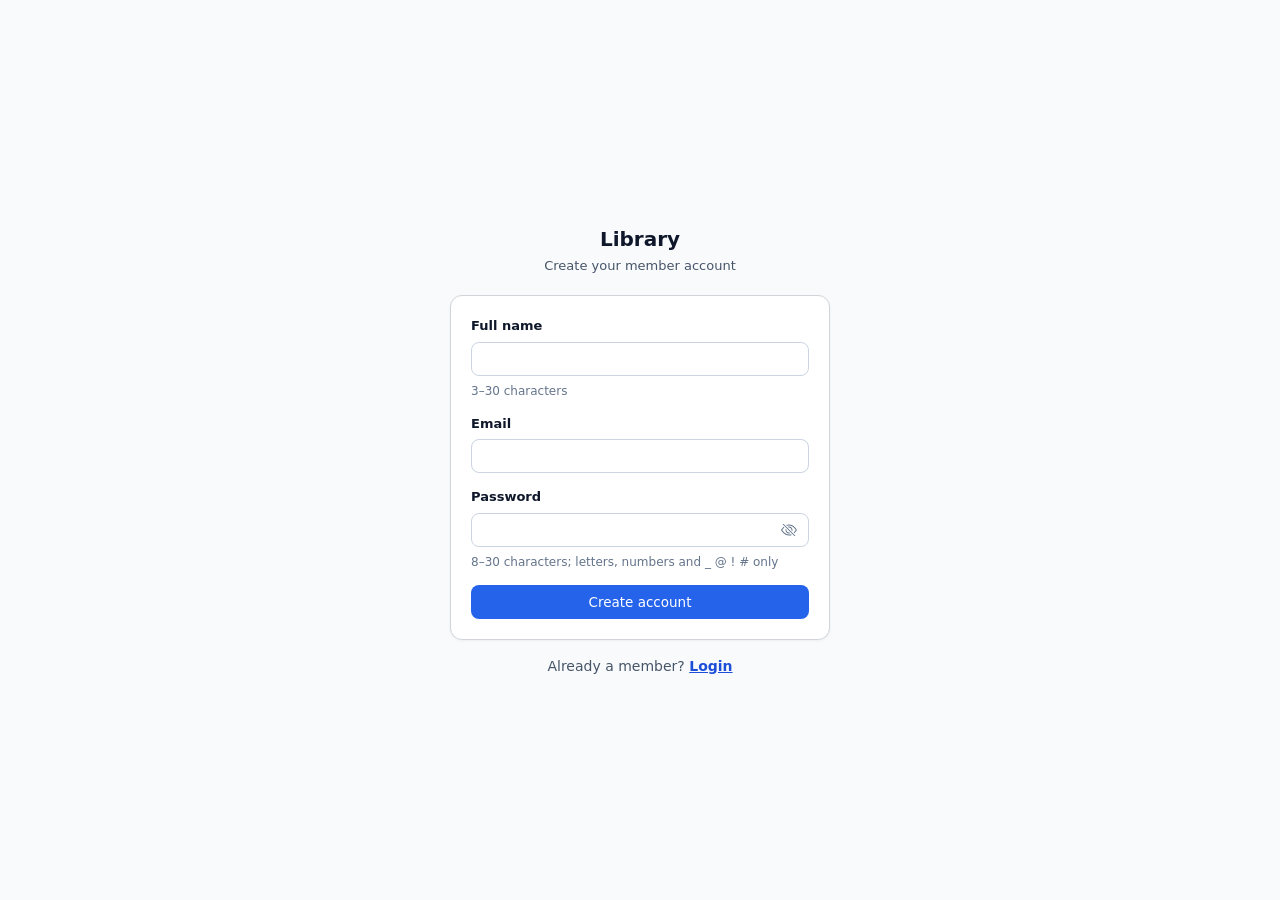
<file: frontend/signup.html>
<!doctype html>
<html lang="en">
  <head>
    <meta charset="UTF-8" />
    <meta name="viewport" content="width=device-width, initial-scale=1.0" />
    <title>Create account – Library</title>
    <link rel="stylesheet" href="assets/css/base.css" />
    <link rel="stylesheet" href="assets/css/layout.css" />
    <link rel="stylesheet" href="assets/css/components.css" />
    <link rel="stylesheet" href="assets/css/pages.css" />
    <link rel="icon" type="image/png" href="assets/icons/library.png" />
    <script src="assets/js/config.js"></script>
    <script src="assets/js/core/session.js"></script>
    <script src="assets/js/core/guard.js" data-auth="guest"></script>
  </head>
  <body data-layout="auth">
    <main class="auth-wrap">
      <div class="auth-card">
        <div class="auth-card__brand">
          <h1 class="auth-card__brand-name">Library</h1>
          <p class="auth-card__brand-sub">Create your member account</p>
        </div>
        <div class="card">
          <div class="card__body" id="signup-body">
            <div id="alert" class="alert" role="alert" hidden></div>
            <form id="signup-form" novalidate>
              <div class="field">
                <label class="field__label" for="full-name">Full name</label>
                <input
                  class="input"
                  type="text"
                  id="full-name"
                  autocomplete="name"
                  required
                />
                <span class="field__hint">3–30 characters</span>
              </div>
              <div class="field">
                <label class="field__label" for="email">Email</label>
                <input
                  class="input"
                  type="email"
                  id="email"
                  autocomplete="email"
                  required
                />
              </div>
              <div class="field">
                <label class="field__label" for="password">Password</label>
                <div class="input-group">
                  <input
                    class="input"
                    type="password"
                    id="password"
                    autocomplete="new-password"
                    required
                  />
                  <button
                    type="button"
                    class="input-action"
                    id="toggle-password"
                    aria-label="Show password"
                    aria-pressed="false"
                  >
                    <svg
                      xmlns="http://www.w3.org/2000/svg"
                      width="16"
                      height="16"
                      fill="currentColor"
                      viewBox="0 0 16 16"
                      aria-hidden="true"
                      hidden
                    >
                      <path
                        d="M16 8s-3-5.5-8-5.5S0 8 0 8s3 5.5 8 5.5S16 8 16 8M1.173 8a13 13 0 0 1 1.66-2.043C4.12 4.668 5.88 3.5 8 3.5s3.879 1.168 5.168 2.457A13 13 0 0 1 14.828 8q-.086.13-.195.288c-.335.48-.83 1.12-1.465 1.755C11.879 11.332 10.119 12.5 8 12.5s-3.879-1.168-5.168-2.457A13 13 0 0 1 1.172 8z"
                      />
                      <path
                        d="M8 5.5a2.5 2.5 0 1 0 0 5 2.5 2.5 0 0 0 0-5M4.5 8a3.5 3.5 0 1 1 7 0 3.5 3.5 0 0 1-7 0"
                      />
                    </svg>
                    <svg
                      xmlns="http://www.w3.org/2000/svg"
                      width="16"
                      height="16"
                      fill="currentColor"
                      viewBox="0 0 16 16"
                      aria-hidden="true"
                    >
                      <path
                        d="M13.359 11.238C15.06 9.72 16 8 16 8s-3-5.5-8-5.5a7 7 0 0 0-2.79.588l.77.771A6 6 0 0 1 8 3.5c2.12 0 3.879 1.168 5.168 2.457A13 13 0 0 1 14.828 8q-.086.13-.195.288c-.335.48-.83 1.12-1.465 1.755q-.247.248-.517.486z"
                      />
                      <path
                        d="M11.297 9.176a3.5 3.5 0 0 0-4.474-4.474l.823.823a2.5 2.5 0 0 1 2.829 2.829zm-2.943 1.299.822.822a3.5 3.5 0 0 1-4.474-4.474l.823.823a2.5 2.5 0 0 0 2.829 2.829"
                      />
                      <path
                        d="M3.35 5.47q-.27.24-.518.487A13 13 0 0 0 1.172 8l.195.288c.335.48.83 1.12 1.465 1.755C4.121 11.332 5.881 12.5 8 12.5c.716 0 1.39-.133 2.02-.36l.77.772A7 7 0 0 1 8 13.5C3 13.5 0 8 0 8s.939-1.721 2.641-3.238l.708.709zm10.296 8.884-12-12 .708-.708 12 12z"
                      />
                    </svg>
                  </button>
                </div>
                <span class="field__hint"
                  >8–30 characters; letters, numbers and _ @ ! # only</span
                >
              </div>
              <button
                class="btn btn--primary btn--block"
                type="submit"
                id="submit-btn"
              >
                Create account
              </button>
            </form>
          </div>
        </div>
        <p class="auth-alt">Already a member? <a href="index.html">Login</a></p>
      </div>
    </main>
    <script type="module" src="assets/js/pages/signup.js"></script>
  </body>
</html>
</file>
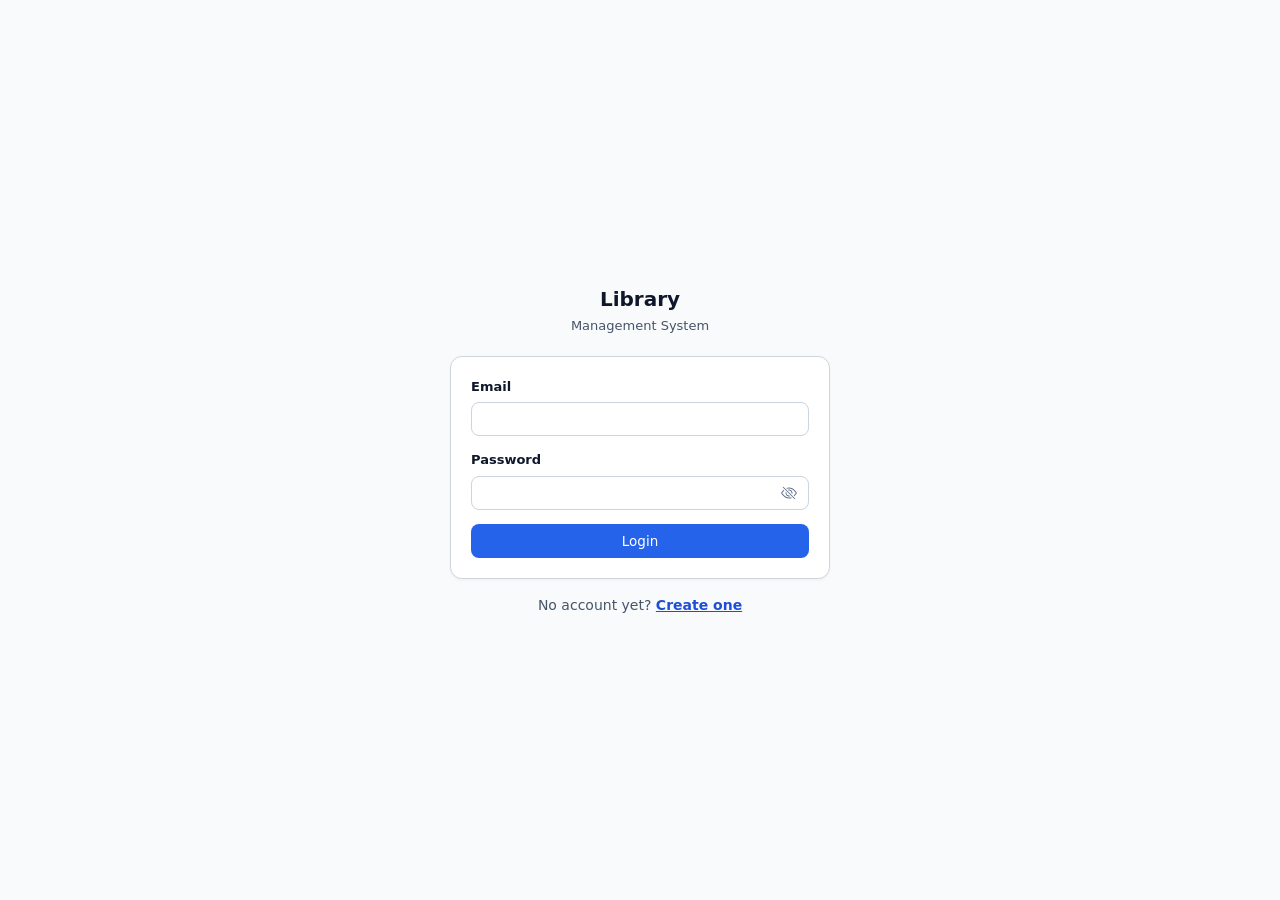
<file: frontend/staff/dashboard.html>
<!doctype html>
<html lang="en">
  <head>
    <meta charset="UTF-8" />
    <meta name="viewport" content="width=device-width, initial-scale=1.0" />
    <title>Dashboard – Library</title>
    <link rel="stylesheet" href="../assets/css/base.css" />
    <link rel="stylesheet" href="../assets/css/layout.css" />
    <link rel="stylesheet" href="../assets/css/components.css" />
    <link rel="stylesheet" href="../assets/css/pages.css" />
    <link rel="icon" type="image/png" href="../assets/icons/library.png" />
    <script src="../assets/js/config.js"></script>
    <script src="../assets/js/core/session.js"></script>
    <script
      src="../assets/js/core/guard.js"
      data-auth="required"
      data-role="staff"
    ></script>
    <script src="../assets/js/layout.js" defer></script>
  </head>
  <body data-title="Staff dashboard">
    <div class="shell">
      <aside class="sidebar" id="sidebar-nav">
        <a class="sidebar__brand" href="../catalog.html">
          <div>
            <h2 class="sidebar__brand-name">Library</h2>
            <p class="sidebar__brand-sub">Management System</p>
          </div>
        </a>
        <nav class="sidebar__nav" aria-label="Main"></nav>
        <footer class="sidebar__footer">
          <button class="btn btn--block logout-btn" type="button">
            <svg
              xmlns="http://www.w3.org/2000/svg"
              width="16"
              height="16"
              fill="currentColor"
              viewBox="0 0 16 16"
              aria-hidden="true"
            >
              <path
                fill-rule="evenodd"
                d="M6 12.5a.5.5 0 0 0 .5.5h8a.5.5 0 0 0 .5-.5v-9a.5.5 0 0 0-.5-.5h-8a.5.5 0 0 0-.5.5v2a.5.5 0 0 1-1 0v-2A1.5 1.5 0 0 1 6.5 2h8A1.5 1.5 0 0 1 16 3.5v9a1.5 1.5 0 0 1-1.5 1.5h-8A1.5 1.5 0 0 1 5 12.5v-2a.5.5 0 0 1 1 0z"
              />
              <path
                fill-rule="evenodd"
                d="M.146 8.354a.5.5 0 0 1 0-.708l3-3a.5.5 0 1 1 .708.708L1.707 7.5H10.5a.5.5 0 0 1 0 1H1.707l2.147 2.146a.5.5 0 0 1-.708.708z"
              />
            </svg>
            Logout
          </button>
        </footer>
      </aside>
      <div class="main">
        <header class="topbar">
          <button
            class="nav-toggle"
            type="button"
            aria-controls="sidebar-nav"
            aria-expanded="false"
            aria-label="Open navigation"
          >
            <svg
              xmlns="http://www.w3.org/2000/svg"
              width="16"
              height="16"
              fill="currentColor"
              viewBox="0 0 16 16"
              aria-hidden="true"
            >
              <path
                fill-rule="evenodd"
                d="M2.5 12a.5.5 0 0 1 .5-.5h10a.5.5 0 0 1 0 1H3a.5.5 0 0 1-.5-.5m0-4a.5.5 0 0 1 .5-.5h10a.5.5 0 0 1 0 1H3a.5.5 0 0 1-.5-.5m0-4a.5.5 0 0 1 .5-.5h10a.5.5 0 0 1 0 1H3a.5.5 0 0 1-.5-.5"
              />
            </svg>
            <svg
              xmlns="http://www.w3.org/2000/svg"
              width="16"
              height="16"
              fill="currentColor"
              viewBox="0 0 16 16"
              aria-hidden="true"
              hidden
            >
              <path
                d="M4.646 4.646a.5.5 0 0 1 .708 0L8 7.293l2.646-2.647a.5.5 0 0 1 .708.708L8.707 8l2.647 2.646a.5.5 0 0 1-.708-.708L8 8.707l-2.646 2.647a.5.5 0 0 1-.708.708L7.293 8 4.646 5.354a.5.5 0 0 1 0-.708"
              />
            </svg>
          </button>
          <p class="topbar__title"></p>
          <div class="topbar__user">
            <span class="topbar__email"></span>
            <span class="badge"></span>
          </div>
        </header>
        <main class="content">
          <div id="admin-note-slot"></div>
          <div class="page-head">
            <div>
              <h1>Staff dashboard</h1>
              <p class="page-head__sub">
                Loans desk, inventory and member management live here.
              </p>
            </div>
          </div>
          <ul class="stub-grid">
            <li>
              <article class="card stub-tile">
                <h2 class="stub-tile__title">Loans</h2>
                <p class="stub-tile__text">
                  Checkout, returns and active loans -
                  <a href="loans.html">open the loans desk</a>.
                </p>
              </article>
            </li>
            <li>
              <article class="card stub-tile">
                <h2 class="stub-tile__title">Inventory</h2>
                <p class="stub-tile__text">
                  Add books, generate copies and run inspections -
                  <a href="inventory.html">open inventory</a>.
                </p>
              </article>
            </li>
            <li>
              <article class="card stub-tile">
                <h2 class="stub-tile__title">Members</h2>
                <p class="stub-tile__text">
                  Browse library members and staff -
                  <a href="members.html">open members</a>.
                </p>
              </article>
            </li>
          </ul>
        </main>
      </div>
      <div class="scrim"></div>
    </div>
    <script type="module" src="../assets/js/pages/staff/dashboard.js"></script>
  </body>
</html>
</file>
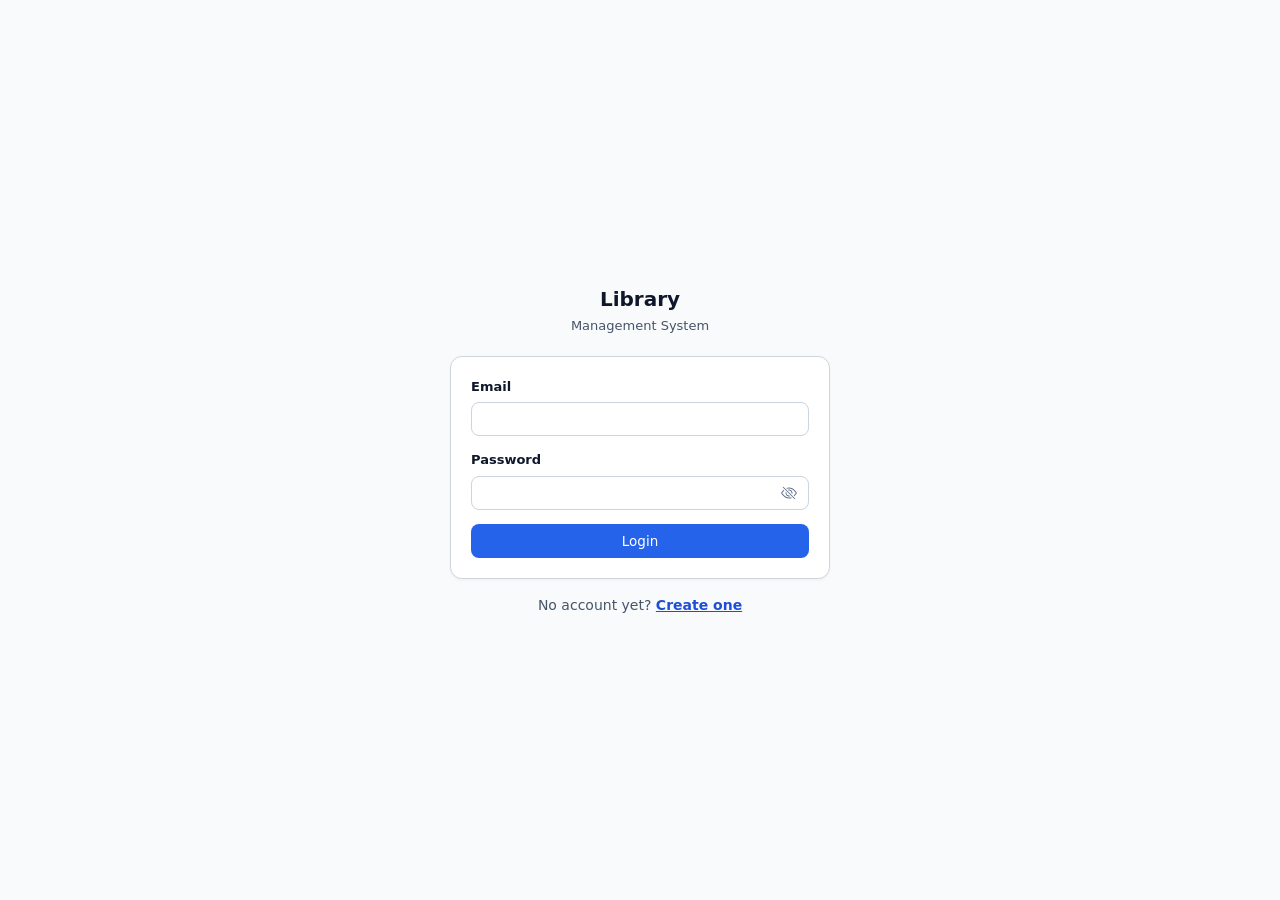
<file: frontend/staff/inventory.html>
<!doctype html>
<html lang="en">
  <head>
    <meta charset="UTF-8" />
    <meta name="viewport" content="width=device-width, initial-scale=1.0" />
    <title>Inventory - Library</title>
    <link rel="stylesheet" href="../assets/css/base.css" />
    <link rel="stylesheet" href="../assets/css/layout.css" />
    <link rel="stylesheet" href="../assets/css/components.css" />
    <link rel="stylesheet" href="../assets/css/pages.css" />
    <link rel="icon" type="image/png" href="../assets/icons/library.png" />
    <script src="../assets/js/config.js"></script>
    <script src="../assets/js/core/session.js"></script>
    <script
      src="../assets/js/core/guard.js"
      data-auth="required"
      data-role="staff"
    ></script>
    <script src="../assets/js/layout.js" defer></script>
  </head>
  <body data-title="Inventory">
    <div class="shell">
      <aside class="sidebar" id="sidebar-nav">
        <a class="sidebar__brand" href="../catalog.html">
          <div>
            <h2 class="sidebar__brand-name">Library</h2>
            <p class="sidebar__brand-sub">Management System</p>
          </div>
        </a>
        <nav class="sidebar__nav" aria-label="Main"></nav>
        <footer class="sidebar__footer">
          <button class="btn btn--block logout-btn" type="button">
            <svg
              xmlns="http://www.w3.org/2000/svg"
              width="16"
              height="16"
              fill="currentColor"
              viewBox="0 0 16 16"
              aria-hidden="true"
            >
              <path
                fill-rule="evenodd"
                d="M6 12.5a.5.5 0 0 0 .5.5h8a.5.5 0 0 0 .5-.5v-9a.5.5 0 0 0-.5-.5h-8a.5.5 0 0 0-.5.5v2a.5.5 0 0 1-1 0v-2A1.5 1.5 0 0 1 6.5 2h8A1.5 1.5 0 0 1 16 3.5v9a1.5 1.5 0 0 1-1.5 1.5h-8A1.5 1.5 0 0 1 5 12.5v-2a.5.5 0 0 1 1 0z"
              />
              <path
                fill-rule="evenodd"
                d="M.146 8.354a.5.5 0 0 1 0-.708l3-3a.5.5 0 1 1 .708.708L1.707 7.5H10.5a.5.5 0 0 1 0 1H1.707l2.147 2.146a.5.5 0 0 1-.708.708z"
              />
            </svg>
            Logout
          </button>
        </footer>
      </aside>
      <div class="main">
        <header class="topbar">
          <button
            class="nav-toggle"
            type="button"
            aria-controls="sidebar-nav"
            aria-expanded="false"
            aria-label="Open navigation"
          >
            <svg
              xmlns="http://www.w3.org/2000/svg"
              width="16"
              height="16"
              fill="currentColor"
              viewBox="0 0 16 16"
              aria-hidden="true"
            >
              <path
                fill-rule="evenodd"
                d="M2.5 12a.5.5 0 0 1 .5-.5h10a.5.5 0 0 1 0 1H3a.5.5 0 0 1-.5-.5m0-4a.5.5 0 0 1 .5-.5h10a.5.5 0 0 1 0 1H3a.5.5 0 0 1-.5-.5m0-4a.5.5 0 0 1 .5-.5h10a.5.5 0 0 1 0 1H3a.5.5 0 0 1-.5-.5"
              />
            </svg>
            <svg
              xmlns="http://www.w3.org/2000/svg"
              width="16"
              height="16"
              fill="currentColor"
              viewBox="0 0 16 16"
              aria-hidden="true"
              hidden
            >
              <path
                d="M4.646 4.646a.5.5 0 0 1 .708 0L8 7.293l2.646-2.647a.5.5 0 0 1 .708.708L8.707 8l2.647 2.646a.5.5 0 0 1-.708-.708L8 8.707l-2.646 2.647a.5.5 0 0 1-.708.708L7.293 8 4.646 5.354a.5.5 0 0 1 0-.708"
              />
            </svg>
          </button>
          <p class="topbar__title"></p>
          <div class="topbar__user">
            <span class="topbar__email"></span>
            <span class="badge"></span>
          </div>
        </header>
        <main class="content">
          <div class="page-head">
            <div>
              <h1>Inventory</h1>
              <p class="page-head__sub">
                Manage books, copies and inspections.
              </p>
            </div>
          </div>

          <div id="alert" class="alert" role="alert" hidden></div>

          <div class="desk-grid">
            <section class="card">
              <h2 class="card__header">Add book</h2>
              <div class="card__body">
                <form id="create-form" novalidate>
                  <div class="field">
                    <label class="field__label" for="create-title">Title</label>
                    <input class="input" type="text" id="create-title" required />
                  </div>
                  <div class="field">
                    <label class="field__label" for="create-author">Author</label>
                    <input
                      class="input"
                      type="text"
                      id="create-author"
                      required
                    />
                  </div>
                  <div class="field">
                    <label class="field__label" for="create-isbn">ISBN</label>
                    <input
                      class="input mono"
                      type="text"
                      id="create-isbn"
                      required
                    />
                  </div>
                  <div class="field">
                    <label class="field__label" for="create-location"
                      >Location</label
                    >
                    <input
                      class="input"
                      type="text"
                      id="create-location"
                      placeholder="e.g. a3"
                      required
                    />
                  </div>
                  <div class="field field--inline">
                    <label for="create-available"
                      ><input type="checkbox" id="create-available" checked />
                      Available for loans</label
                    >
                  </div>
                  <button
                    class="btn btn--primary btn--block"
                    type="submit"
                    id="create-submit"
                  >
                    Add book
                  </button>
                </form>
                <p class="muted desk-result" id="create-result" hidden></p>
              </div>
            </section>

            <section class="card">
              <h2 class="card__header">Edit book</h2>
              <div class="card__body">
                <form id="edit-load-form" novalidate>
                  <div class="field">
                    <label class="field__label" for="edit-isbn">ISBN</label>
                    <div class="toolbar toolbar--flush">
                      <input
                        class="input mono"
                        type="text"
                        id="edit-isbn"
                        required
                      />
                      <button
                        class="btn btn--secondary"
                        type="submit"
                        id="edit-load-btn"
                      >
                        Load
                      </button>
                    </div>
                    <div class="field__hint">
                      Load a book to edit its details.
                    </div>
                  </div>
                </form>
                <form id="edit-form" novalidate hidden>
                  <div class="field">
                    <label class="field__label" for="edit-title">Title</label>
                    <input class="input" type="text" id="edit-title" />
                  </div>
                  <div class="field">
                    <label class="field__label" for="edit-author">Author</label>
                    <input class="input" type="text" id="edit-author" />
                  </div>
                  <div class="field">
                    <label class="field__label" for="edit-location"
                      >Location</label
                    >
                    <input class="input" type="text" id="edit-location" />
                  </div>
                  <div class="field field--inline">
                    <label for="edit-available"
                      ><input type="checkbox" id="edit-available" /> Available
                      for loans</label
                    >
                  </div>
                  <button
                    class="btn btn--primary btn--block"
                    type="submit"
                    id="edit-submit"
                  >
                    Save changes
                  </button>
                </form>
                <p class="muted desk-result" id="edit-result" hidden></p>
              </div>
            </section>

            <section class="card">
              <h2 class="card__header">Generate copies</h2>
              <div class="card__body">
                <form id="copies-form" novalidate>
                  <div class="field">
                    <label class="field__label" for="copies-isbn">ISBN</label>
                    <input
                      class="input mono"
                      type="text"
                      id="copies-isbn"
                      required
                    />
                  </div>
                  <div class="field">
                    <label class="field__label" for="copies-quantity"
                      >Quantity</label
                    >
                    <input
                      class="input"
                      type="number"
                      id="copies-quantity"
                      min="1"
                      step="1"
                      required
                    />
                  </div>
                  <button
                    class="btn btn--primary btn--block"
                    type="submit"
                    id="copies-submit"
                  >
                    Generate
                  </button>
                </form>
                <p class="muted desk-result" id="copies-result" hidden></p>
              </div>
            </section>
          </div>

          <section class="card">
            <h2 class="card__header">Inspection</h2>
            <div class="card__body">
              <p class="muted">
                Returned copies wait here as IN_CHECK until staff mark them back
                to AVAILABLE or write them off as LOST or DAMAGED.
              </p>
              <form class="toolbar" id="inspection-filter-form" novalidate>
                <select
                  class="select"
                  id="inspection-status"
                  aria-label="Copy status"
                >
                  <option value="IN_CHECK" selected>IN_CHECK</option>
                  <option value="AVAILABLE">AVAILABLE</option>
                  <option value="BORROWED">BORROWED</option>
                  <option value="RESERVED">RESERVED</option>
                  <option value="LOST">LOST</option>
                  <option value="DAMAGED">DAMAGED</option>
                </select>
                <label class="sr-only" for="inspection-isbn"
                  >Filter by ISBN</label
                >
                <input
                  class="input mono"
                  type="text"
                  id="inspection-isbn"
                  placeholder="ISBN (optional)"
                />
                <button class="btn btn--primary" type="submit">Filter</button>
              </form>
              <div
                id="inspection-alert"
                class="alert"
                role="alert"
                hidden
              ></div>
              <div class="table-wrap">
                <table class="table">
                  <thead>
                    <tr>
                      <th>Barcode</th>
                      <th>Book</th>
                      <th>Status</th>
                      <th>Set status</th>
                    </tr>
                  </thead>
                  <tbody id="inspection-rows"></tbody>
                </table>
              </div>
              <div id="inspection-empty" class="empty-state" hidden>
                <h2 class="empty-state__title">No copies found</h2>
                <p class="empty-state__text">
                  Nothing matches this status and ISBN.
                </p>
              </div>
              <div id="inspection-loading" class="muted loading-pad">
                Loading...
              </div>
              <div
                class="toolbar toolbar--flush"
                id="inspection-actions"
                hidden
              >
                <button
                  class="btn btn--primary"
                  type="button"
                  id="inspection-apply"
                >
                  Apply updates
                </button>
                <span class="muted" id="inspection-pending"></span>
              </div>
              <nav
                class="pagination"
                aria-label="Pagination"
                id="inspection-pagination"
                hidden
              >
                <p class="pagination__info" id="inspection-page-info"></p>
                <div class="pagination__controls">
                  <button
                    class="btn btn--secondary"
                    type="button"
                    id="inspection-prev"
                    disabled
                  >
                    Prev
                  </button>
                  <button
                    class="btn btn--secondary"
                    type="button"
                    id="inspection-next"
                    disabled
                  >
                    Next
                  </button>
                </div>
              </nav>
            </div>
          </section>
        </main>
      </div>
      <div class="scrim"></div>
    </div>
    <script type="module" src="../assets/js/pages/staff/inventory.js"></script>
  </body>
</html>
</file>
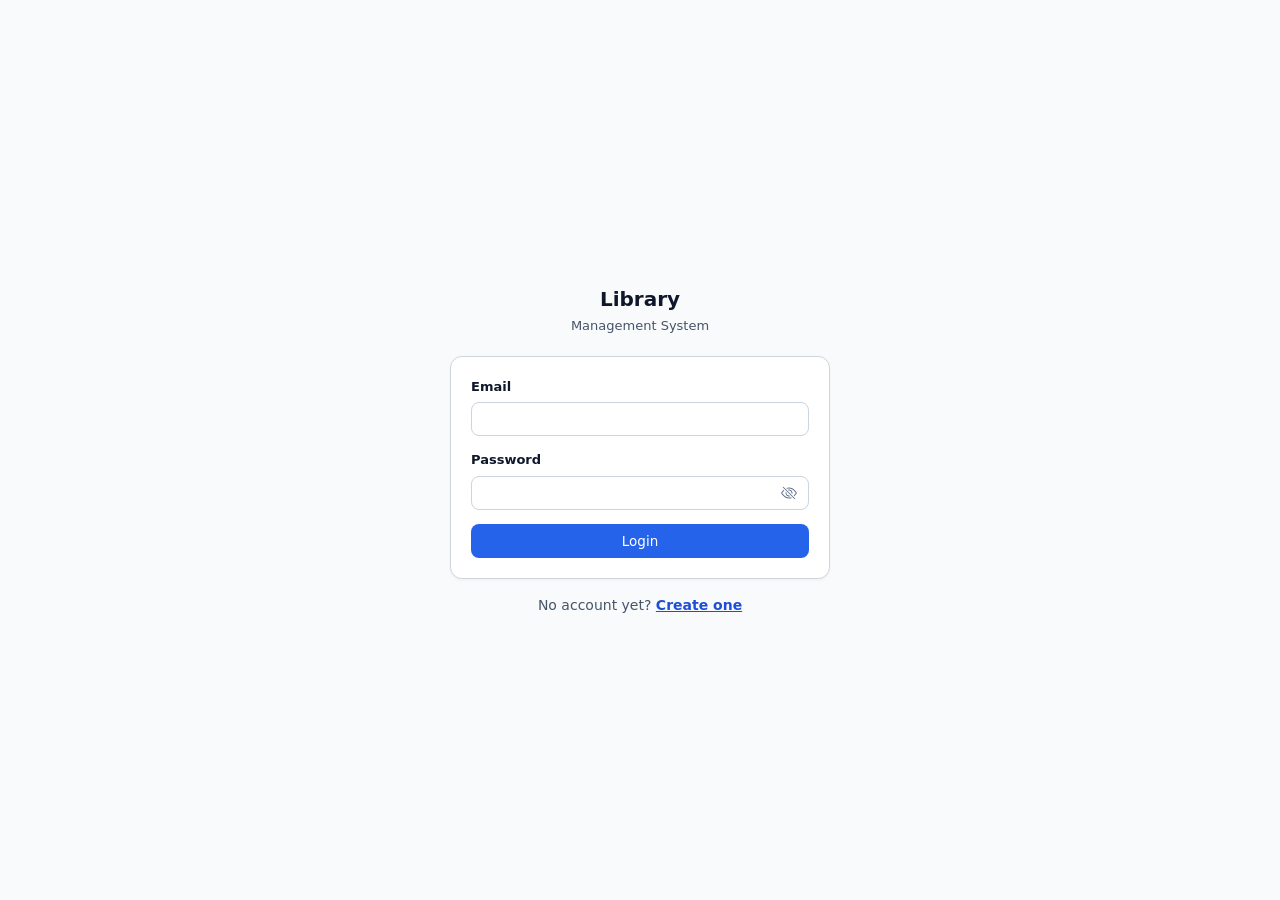
<file: frontend/staff/loans.html>
<!doctype html>
<html lang="en">
  <head>
    <meta charset="UTF-8" />
    <meta name="viewport" content="width=device-width, initial-scale=1.0" />
    <title>Loans - Library</title>
    <link rel="stylesheet" href="../assets/css/base.css" />
    <link rel="stylesheet" href="../assets/css/layout.css" />
    <link rel="stylesheet" href="../assets/css/components.css" />
    <link rel="stylesheet" href="../assets/css/pages.css" />
    <link rel="icon" type="image/png" href="../assets/icons/library.png" />
    <script src="../assets/js/config.js"></script>
    <script src="../assets/js/core/session.js"></script>
    <script
      src="../assets/js/core/guard.js"
      data-auth="required"
      data-role="staff"
    ></script>
    <script src="../assets/js/layout.js" defer></script>
  </head>
  <body data-title="Loans">
    <div class="shell">
      <aside class="sidebar" id="sidebar-nav">
        <a class="sidebar__brand" href="../catalog.html">
          <div>
            <h2 class="sidebar__brand-name">Library</h2>
            <p class="sidebar__brand-sub">Management System</p>
          </div>
        </a>
        <nav class="sidebar__nav" aria-label="Main"></nav>
        <footer class="sidebar__footer">
          <button class="btn btn--block logout-btn" type="button">
            <svg
              xmlns="http://www.w3.org/2000/svg"
              width="16"
              height="16"
              fill="currentColor"
              viewBox="0 0 16 16"
              aria-hidden="true"
            >
              <path
                fill-rule="evenodd"
                d="M6 12.5a.5.5 0 0 0 .5.5h8a.5.5 0 0 0 .5-.5v-9a.5.5 0 0 0-.5-.5h-8a.5.5 0 0 0-.5.5v2a.5.5 0 0 1-1 0v-2A1.5 1.5 0 0 1 6.5 2h8A1.5 1.5 0 0 1 16 3.5v9a1.5 1.5 0 0 1-1.5 1.5h-8A1.5 1.5 0 0 1 5 12.5v-2a.5.5 0 0 1 1 0z"
              />
              <path
                fill-rule="evenodd"
                d="M.146 8.354a.5.5 0 0 1 0-.708l3-3a.5.5 0 1 1 .708.708L1.707 7.5H10.5a.5.5 0 0 1 0 1H1.707l2.147 2.146a.5.5 0 0 1-.708.708z"
              />
            </svg>
            Logout
          </button>
        </footer>
      </aside>
      <div class="main">
        <header class="topbar">
          <button
            class="nav-toggle"
            type="button"
            aria-controls="sidebar-nav"
            aria-expanded="false"
            aria-label="Open navigation"
          >
            <svg
              xmlns="http://www.w3.org/2000/svg"
              width="16"
              height="16"
              fill="currentColor"
              viewBox="0 0 16 16"
              aria-hidden="true"
            >
              <path
                fill-rule="evenodd"
                d="M2.5 12a.5.5 0 0 1 .5-.5h10a.5.5 0 0 1 0 1H3a.5.5 0 0 1-.5-.5m0-4a.5.5 0 0 1 .5-.5h10a.5.5 0 0 1 0 1H3a.5.5 0 0 1-.5-.5m0-4a.5.5 0 0 1 .5-.5h10a.5.5 0 0 1 0 1H3a.5.5 0 0 1-.5-.5"
              />
            </svg>
            <svg
              xmlns="http://www.w3.org/2000/svg"
              width="16"
              height="16"
              fill="currentColor"
              viewBox="0 0 16 16"
              aria-hidden="true"
              hidden
            >
              <path
                d="M4.646 4.646a.5.5 0 0 1 .708 0L8 7.293l2.646-2.647a.5.5 0 0 1 .708.708L8.707 8l2.647 2.646a.5.5 0 0 1-.708-.708L8 8.707l-2.646 2.647a.5.5 0 0 1-.708.708L7.293 8 4.646 5.354a.5.5 0 0 1 0-.708"
              />
            </svg>
          </button>
          <p class="topbar__title"></p>
          <div class="topbar__user">
            <span class="topbar__email"></span>
            <span class="badge"></span>
          </div>
        </header>
        <main class="content">
          <div class="page-head">
            <div>
              <h1>Loans</h1>
              <p class="page-head__sub">
                Check out and return book copies for members.
              </p>
            </div>
          </div>

          <div id="alert" class="alert" role="alert" hidden></div>

          <div class="desk-grid">
            <section class="card">
              <h2 class="card__header">Checkout</h2>
              <div class="card__body">
                <form id="checkout-form" novalidate>
                  <div class="field">
                    <label class="field__label" for="checkout-member"
                      >Member</label
                    >
                    <input
                      class="input"
                      type="text"
                      id="checkout-member"
                      list="member-options"
                      placeholder="Start typing an email or user ID"
                      autocomplete="off"
                      required
                    />
                    <datalist id="member-options"></datalist>
                    <div class="field__hint">Pick a member from the list.</div>
                  </div>
                  <div class="field">
                    <label class="field__label" for="checkout-isbn">ISBN</label>
                    <input
                      class="input mono"
                      type="text"
                      id="checkout-isbn"
                      placeholder="e.g. 11223344"
                      required
                    />
                  </div>
                  <button
                    class="btn btn--primary btn--block"
                    type="submit"
                    id="checkout-submit"
                  >
                    Check out
                  </button>
                </form>
                <p class="muted desk-result" id="checkout-result" hidden></p>
              </div>
            </section>

            <section class="card">
              <h2 class="card__header">Return</h2>
              <div class="card__body">
                <form id="return-form" novalidate>
                  <div class="field">
                    <label class="field__label" for="return-loan-id"
                      >Loan ID</label
                    >
                    <input
                      class="input mono"
                      type="text"
                      id="return-loan-id"
                      placeholder="e.g. LN-..."
                      required
                    />
                  </div>
                  <div class="field">
                    <label class="field__label" for="return-barcode"
                      >Copy barcode</label
                    >
                    <input
                      class="input mono"
                      type="text"
                      id="return-barcode"
                      placeholder="e.g. LIB-...-0001"
                      required
                    />
                  </div>
                  <button
                    class="btn btn--primary btn--block"
                    type="submit"
                    id="return-submit"
                  >
                    Return
                  </button>
                </form>
                <p class="muted desk-result" id="return-result" hidden></p>
              </div>
            </section>
          </div>

          <p class="muted table-summary" id="summary" hidden></p>

          <div class="card">
            <div class="table-wrap">
              <table class="table">
                <thead>
                  <tr>
                    <th>Loan ID</th>
                    <th>Member</th>
                    <th>Book</th>
                    <th>Copy</th>
                    <th>Checked out</th>
                    <th>Due</th>
                    <th>Status</th>
                    <th><span class="sr-only">Actions</span></th>
                  </tr>
                </thead>
                <tbody id="loan-rows"></tbody>
              </table>
            </div>
            <div id="empty-state" class="empty-state" hidden>
              <h2 class="empty-state__title">No active loans</h2>
              <p class="empty-state__text">
                There are currently no copies on loan.
              </p>
            </div>
            <div id="loading-state" class="card__body muted">Loading...</div>
            <nav
              class="pagination"
              aria-label="Pagination"
              id="pagination"
              hidden
            >
              <p class="pagination__info" id="page-info"></p>
              <div class="pagination__controls">
                <button
                  class="btn btn--secondary"
                  type="button"
                  id="prev-btn"
                  disabled
                >
                  Prev
                </button>
                <button
                  class="btn btn--secondary"
                  type="button"
                  id="next-btn"
                  disabled
                >
                  Next
                </button>
              </div>
            </nav>
          </div>
        </main>
      </div>
      <div class="scrim"></div>
    </div>
    <script type="module" src="../assets/js/pages/staff/loans.js"></script>
  </body>
</html>
</file>
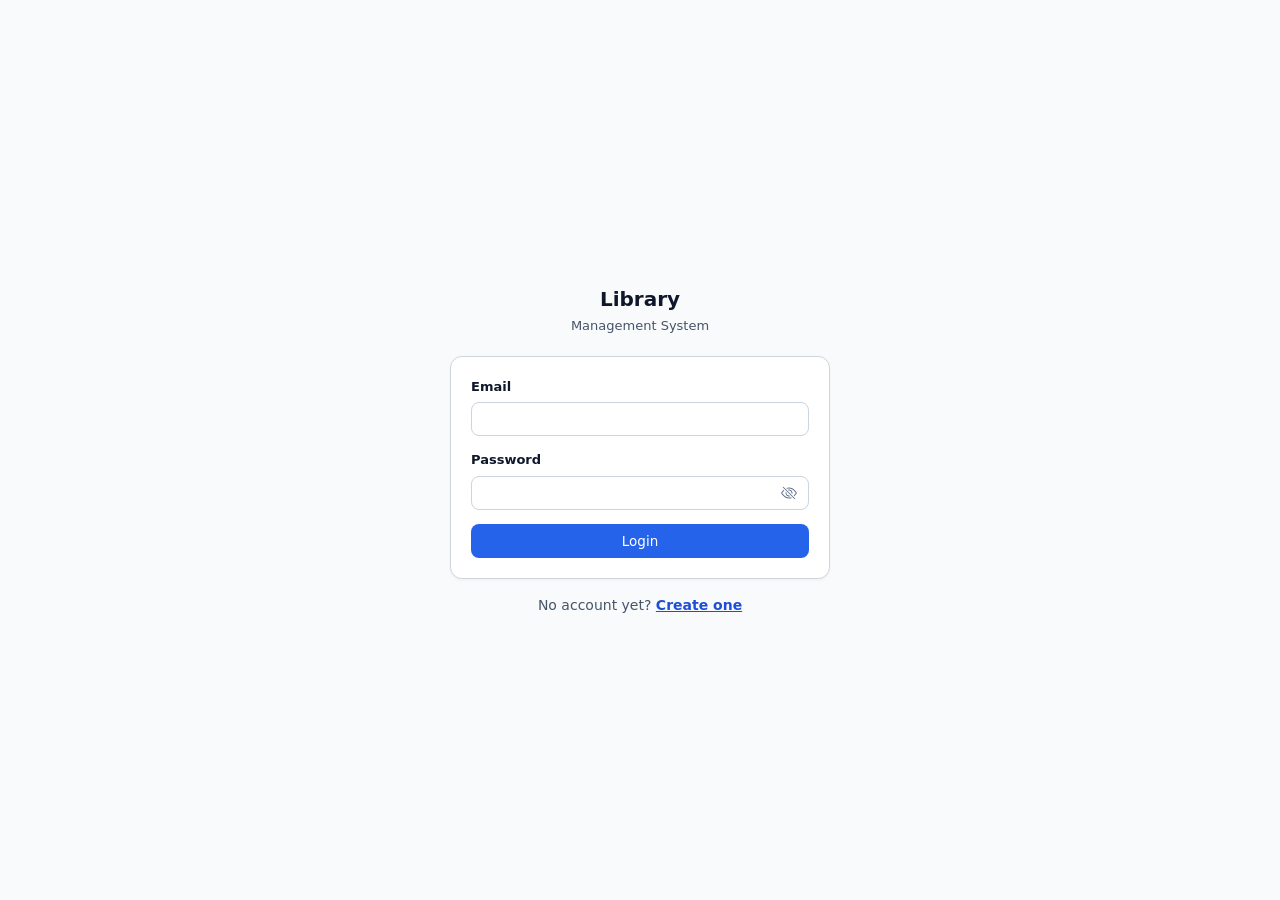
<file: frontend/staff/members.html>
<!doctype html>
<html lang="en">
  <head>
    <meta charset="UTF-8" />
    <meta name="viewport" content="width=device-width, initial-scale=1.0" />
    <title>Members - Library</title>
    <link rel="stylesheet" href="../assets/css/base.css" />
    <link rel="stylesheet" href="../assets/css/layout.css" />
    <link rel="stylesheet" href="../assets/css/components.css" />
    <link rel="stylesheet" href="../assets/css/pages.css" />
    <link rel="icon" type="image/png" href="../assets/icons/library.png" />
    <script src="../assets/js/config.js"></script>
    <script src="../assets/js/core/session.js"></script>
    <script
      src="../assets/js/core/guard.js"
      data-auth="required"
      data-role="staff"
    ></script>
    <script src="../assets/js/layout.js" defer></script>
  </head>
  <body data-title="Members">
    <div class="shell">
      <aside class="sidebar" id="sidebar-nav">
        <a class="sidebar__brand" href="../catalog.html">
          <div>
            <h2 class="sidebar__brand-name">Library</h2>
            <p class="sidebar__brand-sub">Management System</p>
          </div>
        </a>
        <nav class="sidebar__nav" aria-label="Main"></nav>
        <footer class="sidebar__footer">
          <button class="btn btn--block logout-btn" type="button">
            <svg
              xmlns="http://www.w3.org/2000/svg"
              width="16"
              height="16"
              fill="currentColor"
              viewBox="0 0 16 16"
              aria-hidden="true"
            >
              <path
                fill-rule="evenodd"
                d="M6 12.5a.5.5 0 0 0 .5.5h8a.5.5 0 0 0 .5-.5v-9a.5.5 0 0 0-.5-.5h-8a.5.5 0 0 0-.5.5v2a.5.5 0 0 1-1 0v-2A1.5 1.5 0 0 1 6.5 2h8A1.5 1.5 0 0 1 16 3.5v9a1.5 1.5 0 0 1-1.5 1.5h-8A1.5 1.5 0 0 1 5 12.5v-2a.5.5 0 0 1 1 0z"
              />
              <path
                fill-rule="evenodd"
                d="M.146 8.354a.5.5 0 0 1 0-.708l3-3a.5.5 0 1 1 .708.708L1.707 7.5H10.5a.5.5 0 0 1 0 1H1.707l2.147 2.146a.5.5 0 0 1-.708.708z"
              />
            </svg>
            Logout
          </button>
        </footer>
      </aside>
      <div class="main">
        <header class="topbar">
          <button
            class="nav-toggle"
            type="button"
            aria-controls="sidebar-nav"
            aria-expanded="false"
            aria-label="Open navigation"
          >
            <svg
              xmlns="http://www.w3.org/2000/svg"
              width="16"
              height="16"
              fill="currentColor"
              viewBox="0 0 16 16"
              aria-hidden="true"
            >
              <path
                fill-rule="evenodd"
                d="M2.5 12a.5.5 0 0 1 .5-.5h10a.5.5 0 0 1 0 1H3a.5.5 0 0 1-.5-.5m0-4a.5.5 0 0 1 .5-.5h10a.5.5 0 0 1 0 1H3a.5.5 0 0 1-.5-.5m0-4a.5.5 0 0 1 .5-.5h10a.5.5 0 0 1 0 1H3a.5.5 0 0 1-.5-.5"
              />
            </svg>
            <svg
              xmlns="http://www.w3.org/2000/svg"
              width="16"
              height="16"
              fill="currentColor"
              viewBox="0 0 16 16"
              aria-hidden="true"
              hidden
            >
              <path
                d="M4.646 4.646a.5.5 0 0 1 .708 0L8 7.293l2.646-2.647a.5.5 0 0 1 .708.708L8.707 8l2.647 2.646a.5.5 0 0 1-.708-.708L8 8.707l-2.646 2.647a.5.5 0 0 1-.708.708L7.293 8 4.646 5.354a.5.5 0 0 1 0-.708"
              />
            </svg>
          </button>
          <p class="topbar__title"></p>
          <div class="topbar__user">
            <span class="topbar__email"></span>
            <span class="badge"></span>
          </div>
        </header>
        <main class="content">
          <div class="page-head">
            <div>
              <h1>Members</h1>
              <p class="page-head__sub">
                Library members registered through the sign-up form.
              </p>
            </div>
          </div>

          <div id="alert" class="alert" role="alert" hidden></div>

          <div
            class="seg"
            id="role-tabs"
            role="group"
            aria-label="Filter by role"
            hidden
          >
            <button
              class="seg__btn"
              type="button"
              id="tab-members"
              aria-pressed="true"
            >
              Members
            </button>
            <button
              class="seg__btn"
              type="button"
              id="tab-staff"
              aria-pressed="false"
            >
              Staff
            </button>
          </div>

          <div class="card">
            <div class="table-wrap">
              <table class="table">
                <thead>
                  <tr>
                    <th>Name</th>
                    <th>User ID</th>
                    <th>Card number</th>
                    <th>Joined</th>
                    <th>Status</th>
                  </tr>
                </thead>
                <tbody id="member-rows"></tbody>
              </table>
            </div>
            <div id="empty-state" class="empty-state" hidden>
              <h2 class="empty-state__title">No users found</h2>
              <p class="empty-state__text">This category is empty.</p>
            </div>
            <div id="loading-state" class="card__body muted">Loading...</div>
            <nav
              class="pagination"
              aria-label="Pagination"
              id="pagination"
              hidden
            >
              <p class="pagination__info" id="page-info"></p>
              <div class="pagination__controls">
                <button
                  class="btn btn--secondary"
                  type="button"
                  id="prev-btn"
                  disabled
                >
                  Prev
                </button>
                <button
                  class="btn btn--secondary"
                  type="button"
                  id="next-btn"
                  disabled
                >
                  Next
                </button>
              </div>
            </nav>
          </div>
        </main>
      </div>
      <div class="scrim"></div>
    </div>
    <script type="module" src="../assets/js/pages/staff/members.js"></script>
  </body>
</html>
</file>
<file: frontend/assets/css/base.css>
:root {
  --bg: #f8fafc;
  --surface: #ffffff;
  --border: #e2e8f0;
  --border-strong: #cbd5e1;
  --border-emphasis: #d1d5db;
  --text: #0f172a;
  --text-muted: #475569;
  --text-faint: #64748b;
  --accent: #2563eb;
  --accent-hover: #1d4ed8;
  --accent-soft: #eff6ff;
  --danger: #dc2626;
  --danger-soft: #fef2f2;
  --success: #16a34a;
  --success-soft: #f0fdf4;
  --warning: #b45309;
  --warning-soft: #fffbeb;
  --radius: 8px;
  --radius-lg: 12px;
  --shadow: 0 1px 2px rgba(15, 23, 42, 0.06);
  --shadow-soft: 0 1px 3px rgba(0, 0, 0, 0.05);
  --shadow-lg:
    0 10px 15px -3px rgba(0, 0, 0, 0.05), 0 4px 6px -4px rgba(0, 0, 0, 0.05);
  --font:
    system-ui, -apple-system, "Segoe UI", Roboto, "Helvetica Neue", Arial,
    sans-serif;
  --mono: ui-monospace, SFMono-Regular, Menlo, Consolas, monospace;
}

* {
  box-sizing: border-box;
}

html,
body {
  margin: 0;
  padding: 0;
}

body {
  font-family: var(--font);
  font-size: 14px;
  line-height: 1.5;
  color: var(--text);
  background: var(--bg);
  -webkit-font-smoothing: antialiased;
}

h1,
h2,
h3 {
  margin: 0;
  font-weight: 600;
  line-height: 1.25;
}

h1 {
  font-size: 22px;
}

h2 {
  font-size: 17px;
}

h3 {
  font-size: 15px;
}

p {
  margin: 0;
}

a {
  color: var(--accent-hover);
  text-decoration: none;
}

a:hover {
  text-decoration: underline;
}

:focus-visible {
  outline: 2px solid var(--accent);
  outline-offset: 2px;
}

.muted {
  color: var(--text-muted);
}

.faint {
  color: var(--text-faint);
}

.mono {
  font-family: var(--mono);
  font-size: 12.5px;
}

.sr-only {
  position: absolute;
  width: 1px;
  height: 1px;
  padding: 0;
  margin: -1px;
  overflow: hidden;
  clip: rect(0, 0, 0, 0);
  white-space: nowrap;
  border: 0;
}

.text-danger {
  color: var(--danger);
}

.text-success {
  color: var(--success);
}

.text-sm {
  font-size: 13px;
}

.cell-sub {
  font-size: 12.5px;
}

.cell-sub--stack {
  margin-top: 2px;
}
</file>
<file: frontend/assets/css/layout.css>
.shell {
  display: flex;
  min-height: 100vh;
}

.sidebar {
  width: 220px;
  flex-shrink: 0;
  background: var(--surface);
  border-right: 1px solid var(--border-emphasis);
  display: flex;
  flex-direction: column;
  position: sticky;
  top: 0;
  height: 100vh;
}

.sidebar__brand {
  display: flex;
  align-items: center;
  gap: 10px;
  padding: 18px 20px;
  border-bottom: 1px solid var(--border);
  color: inherit;
}

.sidebar__brand:hover {
  text-decoration: none;
}

.sidebar__brand-name {
  font-size: 15px;
  font-weight: 700;
  letter-spacing: -0.01em;
  line-height: inherit;
}

.sidebar__brand-sub {
  font-size: 11px;
  color: var(--text-muted);
}

.sidebar__nav {
  flex: 1;
  padding: 12px 10px;
  overflow-y: auto;
}

.sidebar__list,
.sidebar__group {
  list-style: none;
  margin: 0;
  padding: 0;
}

.sidebar__section {
  font-size: 10.5px;
  font-weight: 600;
  text-transform: uppercase;
  letter-spacing: 0.06em;
  color: var(--text-faint);
  padding: 12px 10px 6px;
}

.sidebar__link {
  display: flex;
  align-items: center;
  gap: 10px;
  padding: 8px 10px;
  margin: 1px 0;
  border-radius: var(--radius);
  color: var(--text-muted);
  font-weight: 500;
}

.sidebar__link:hover {
  background: var(--bg);
  color: var(--text);
  text-decoration: none;
}

.sidebar__link.active {
  background: var(--accent-soft);
  color: var(--accent);
}

.sidebar__footer {
  padding: 12px 10px;
  border-top: 1px solid var(--border);
}

.logout-btn {
  color: #334155;
  background-color: var(--surface);
  border-color: var(--border);
  transition: all 0.2s ease-in-out;
}

.logout-btn svg {
  display: block;
}

.logout-btn:hover:not(:disabled) {
  color: #991b1b;
  background-color: var(--danger-soft);
  border-color: #fca5a5;
}

.main {
  flex: 1;
  min-width: 0;
  display: flex;
  flex-direction: column;
}

.topbar {
  height: 56px;
  flex-shrink: 0;
  min-width: 0;
  background: var(--surface);
  border-bottom: 1px solid var(--border-emphasis);
  display: flex;
  align-items: center;
  gap: 12px;
  padding: 0 24px;
  position: sticky;
  top: 0;
  z-index: 10;
}

.topbar__title {
  font-size: 15px;
  font-weight: 600;
  flex: 1;
  min-width: 0;
  white-space: nowrap;
  overflow: hidden;
  text-overflow: ellipsis;
}

.topbar__user {
  display: flex;
  align-items: center;
  gap: 10px;
  flex-shrink: 0;
  position: relative;
}

.topbar__trigger {
  display: flex;
  align-items: center;
  gap: 10px;
  flex-shrink: 0;
  border: 0;
  background: none;
  padding: 0;
  cursor: pointer;
  border-radius: 50%;
  color: var(--text-muted);
  font-size: 0.875rem;
}

.topbar__trigger:focus-visible {
  outline: 2px solid var(--text-muted);
  outline-offset: 2px;
}

.topbar__name {
  max-width: 160px;
  overflow: hidden;
  text-overflow: ellipsis;
  white-space: nowrap;
}

.topbar__name:empty {
  display: none;
}

.topbar__avatar {
  width: 28px;
  height: 28px;
  border-radius: 50%;
  object-fit: cover;
  border: 1px solid rgba(15, 23, 42, 0.1);
  background-color: var(--surface);
}

.topbar__panel {
  position: absolute;
  top: calc(100% + 10px);
  right: 0;
  min-width: 230px;
  max-width: calc(100vw - 32px);
  display: none;
  flex-direction: column;
  gap: 6px;
  padding: 14px;
  background-color: var(--surface);
  border: 1px solid rgba(15, 23, 42, 0.1);
  border-radius: 10px;
  box-shadow: 0 10px 25px rgba(15, 23, 42, 0.15);
  z-index: 20;
}

.topbar__panel--open {
  display: flex;
}

.identity__head {
  display: flex;
  align-items: center;
  gap: 10px;
}

.identity__avatar {
  width: 40px;
  height: 40px;
  border-radius: 50%;
  object-fit: cover;
  border: 1px solid rgba(15, 23, 42, 0.1);
  background-color: var(--surface);
}

.identity__text {
  display: flex;
  flex-direction: column;
  align-items: flex-start;
  gap: 4px;
  min-width: 0;
}

.identity__name {
  margin: 0;
  font-weight: 600;
  font-size: 0.9rem;
  max-width: 150px;
  overflow: hidden;
  text-overflow: ellipsis;
  white-space: nowrap;
}

.identity__name:empty {
  display: none;
}

.identity__email {
  margin: 0;
  font-size: 0.8rem;
  color: var(--text-muted);
  word-break: break-all;
}

.identity__menu {
  display: flex;
  flex-direction: column;
  gap: 2px;
  margin-top: 4px;
  padding-top: 8px;
  border-top: 1px solid rgba(15, 23, 42, 0.1);
}

.identity__link {
  display: flex;
  align-items: center;
  gap: 8px;
  padding: 8px 10px;
  border-radius: 8px;
  color: var(--text);
  text-decoration: none;
  font-size: 0.875rem;
  border: 0;
  background: none;
  cursor: pointer;
  text-align: left;
}

.identity__link:hover,
.identity__link:focus-visible {
  background: rgba(15, 23, 42, 0.05);
  outline: none;
}

.identity__logout {
  color: var(--text-muted);
}

.content {
  padding: 24px;
  max-width: 1100px;
  width: 100%;
}

.table-wrap {
  overflow-x: auto;
  background-color: var(--surface);
  background-image:
    linear-gradient(to right, var(--surface), transparent),
    linear-gradient(to left, var(--surface), transparent),
    linear-gradient(to right, rgba(15, 23, 42, 0.1), rgba(15, 23, 42, 0)),
    linear-gradient(to left, rgba(15, 23, 42, 0.1), rgba(15, 23, 42, 0));
  background-position:
    0 0,
    100% 0,
    0 0,
    100% 0;
  background-repeat: no-repeat;
  background-size:
    24px 100%,
    24px 100%,
    10px 100%,
    10px 100%;
  background-attachment: local, local, scroll, scroll;
}

.table-wrap::-webkit-scrollbar {
  height: 8px;
}

.table-wrap::-webkit-scrollbar-thumb {
  background: var(--border-strong);
  border-radius: 999px;
}

.no-scroll {
  overflow: hidden;
}

.nav-toggle {
  display: none;
  align-items: center;
  justify-content: center;
  width: 34px;
  height: 34px;
  padding: 0;
  border: 1px solid var(--border-strong);
  border-radius: var(--radius);
  background: var(--surface);
  color: var(--text-muted);
  cursor: pointer;
  flex-shrink: 0;
}

.nav-toggle:hover {
  color: var(--text);
}

.nav-toggle svg {
  display: block;
}

.nav-toggle svg[hidden] {
  display: none;
}

.scrim {
  display: none;
}

.auth-wrap {
  min-height: 100vh;
  display: flex;
  align-items: center;
  justify-content: center;
  padding: 24px;
}

.auth-card {
  width: 100%;
  max-width: 380px;
}

.auth-card__brand {
  text-align: center;
  margin-bottom: 20px;
}

.auth-card__brand-name {
  font-size: 20px;
  font-weight: 700;
  line-height: inherit;
}

.auth-card__brand-sub {
  color: var(--text-muted);
  font-size: 13px;
  margin-top: 2px;
}

.auth-alt {
  text-align: center;
  margin-top: 16px;
  color: var(--text-muted);
}

@media (max-width: 760px) {
  .topbar {
    padding: 0 16px;
  }

  .topbar__name {
    min-width: 0;
    overflow: hidden;
    text-overflow: ellipsis;
    white-space: nowrap;
    max-width: 45vw;
  }

  @media (max-width: 480px) {
    .topbar__name {
      display: none;
    }
  }

  .content {
    padding: 16px;
  }

  .nav-toggle {
    display: inline-flex;
  }

  .sidebar {
    position: fixed;
    inset: 0 auto 0 0;
    width: 240px;
    height: 100vh;
    z-index: 40;
    visibility: hidden;
    transform: translateX(-100%);
    transition:
      transform 0.2s ease,
      visibility 0s linear 0.2s;
  }

  .sidebar.open {
    visibility: visible;
    transform: translateX(0);
    transition:
      transform 0.2s ease,
      visibility 0s;
  }

  .scrim {
    display: block;
    position: fixed;
    inset: 0;
    z-index: 30;
    background: rgba(15, 23, 42, 0.4);
    visibility: hidden;
    opacity: 0;
    transition:
      opacity 0.2s ease,
      visibility 0s linear 0.2s;
  }

  .scrim.visible {
    visibility: visible;
    opacity: 1;
    transition:
      opacity 0.2s ease,
      visibility 0s;
  }
}

@media (prefers-reduced-motion: reduce) {
  .sidebar,
  .scrim,
  .logout-btn {
    transition: none;
  }
}
</file>
<file: frontend/assets/css/components.css>
.card {
  background: var(--surface);
  border: 1px solid var(--border-emphasis);
  border-radius: var(--radius-lg);
  box-shadow: var(--shadow-soft);
}

.card--md {
  max-width: 560px;
}

.card__body {
  padding: 20px;
}

.card__header {
  padding: 16px 20px;
  border-bottom: 1px solid var(--border);
  display: flex;
  align-items: center;
  justify-content: space-between;
  gap: 12px;
  font-size: inherit;
  font-weight: inherit;
  line-height: inherit;
}

.card__masthead {
  padding: 16px 20px;
  border-bottom: 1px solid var(--border);
  display: flex;
  align-items: center;
  justify-content: space-between;
  gap: 12px;
}

.card__actions {
  padding: 16px 20px;
  border-top: 1px solid var(--border);
  border-bottom: 1px solid var(--border);
  display: flex;
  align-items: center;
  justify-content: space-between;
  gap: 12px;
}

.card__title {
  font-size: 15px;
  font-weight: 600;
}

.card__header + .card__body {
  padding-top: 16px;
}

.btn {
  display: inline-flex;
  align-items: center;
  justify-content: center;
  gap: 6px;
  padding: 8px 14px;
  border-radius: var(--radius);
  border: 1px solid transparent;
  font-family: inherit;
  font-size: 13.5px;
  font-weight: 500;
  cursor: pointer;
  white-space: nowrap;
}

.btn:disabled {
  opacity: 0.55;
  cursor: not-allowed;
}

.btn[hidden] {
  display: none;
}

.btn--primary {
  background: var(--accent);
  color: #ffffff;
}

.btn--primary:hover:not(:disabled) {
  background: var(--accent-hover);
}

.btn--secondary {
  background: var(--surface);
  border-color: var(--border-strong);
  color: var(--text);
}

.btn--secondary:hover:not(:disabled) {
  background: var(--bg);
}

.btn--danger {
  background: var(--danger);
  color: #ffffff;
}

.btn--danger:hover:not(:disabled) {
  background: #b91c1c;
}

.btn--block {
  width: 100%;
}

.field {
  display: flex;
  flex-direction: column;
  gap: 6px;
  margin-bottom: 14px;
}

.field__label {
  font-size: 13px;
  font-weight: 600;
}

.field__hint {
  font-size: 12px;
  color: var(--text-faint);
}

.input-group {
  position: relative;
}

.input-group .input {
  padding-right: 38px;
}

.input-action {
  position: absolute;
  top: 50%;
  right: 6px;
  transform: translateY(-50%);
  display: inline-flex;
  align-items: center;
  justify-content: center;
  width: 28px;
  height: 28px;
  padding: 0;
  border: 0;
  border-radius: var(--radius);
  background: transparent;
  color: var(--text-faint);
  cursor: pointer;
}

.input-action:hover {
  color: var(--text-muted);
}

.input-action:focus-visible {
  outline: 2px solid var(--accent);
  outline-offset: 0;
}

.input-action svg {
  display: block;
}

.input-action svg[hidden] {
  display: none;
}

.input,
.select,
.textarea {
  width: 100%;
  padding: 8px 10px;
  border: 1.5px solid var(--border-strong);
  border-radius: var(--radius);
  background: var(--surface);
  color: var(--text);
  font-family: inherit;
  font-size: 13.5px;
}

.input::placeholder {
  color: var(--text-faint);
}

.input:focus,
.select:focus,
.textarea:focus {
  outline: none;
  border-color: var(--accent);
  box-shadow: 0 0 0 3px rgba(37, 99, 235, 0.15);
}

.alert {
  display: flex;
  gap: 8px;
  padding: 10px 12px;
  border-radius: var(--radius);
  font-size: 13px;
  border: 1px solid transparent;
  margin-bottom: 14px;
}

.alert--error {
  background: var(--danger-soft);
  border-color: #fecaca;
  color: var(--danger);
}

.alert--success {
  background: var(--success-soft);
  border-color: #bbf7d0;
  color: var(--success);
}

.alert--info {
  background: var(--accent-soft);
  border-color: #bfdbfe;
  color: var(--accent);
}

.alert--warning {
  background: var(--warning-soft);
  border-color: #fde68a;
  color: var(--warning);
}

.alert[hidden] {
  display: none;
}

.badge {
  display: inline-flex;
  align-items: center;
  padding: 2px 8px;
  border-radius: 999px;
  font-size: 11.5px;
  font-weight: 600;
  border: 1px solid transparent;
}

.badge:empty {
  display: none;
}

.badge--gray {
  background: var(--bg);
  border-color: var(--border);
  color: var(--text-muted);
}

.badge--blue {
  background: var(--accent-soft);
  border-color: #bfdbfe;
  color: var(--accent);
}

.badge--green {
  background: var(--success-soft);
  border-color: #bbf7d0;
  color: var(--success);
}

.badge--red {
  background: var(--danger-soft);
  border-color: #fecaca;
  color: var(--danger);
}

.badge--amber {
  background: var(--warning-soft);
  border-color: #fde68a;
  color: var(--warning);
}

.badge-available {
  color: #166534;
  background-color: #dcfce7;
  border: 1px solid #86efac;
}

.badge-unavailable {
  color: #991b1b;
  background-color: #fee2e2;
  border: 1px solid #fca5a5;
}

.table {
  width: 100%;
  min-width: 600px;
  border-collapse: collapse;
  font-size: 13.5px;
}

.table th {
  text-align: left;
  font-weight: 600;
  color: var(--text-muted);
  font-size: 12px;
  text-transform: uppercase;
  letter-spacing: 0.04em;
  padding: 10px 12px;
  border-bottom: 1px solid var(--border-strong);
  white-space: nowrap;
}

.table td {
  padding: 10px 12px;
  border-bottom: 1px solid var(--border);
  vertical-align: middle;
  white-space: nowrap;
}

.table .col-book {
  white-space: normal;
  min-width: 160px;
  word-break: normal;
  overflow-wrap: break-word;
}

.table tbody tr:last-child td {
  border-bottom: 0;
}

.table tbody tr:hover {
  background: var(--bg);
}

.empty-state {
  text-align: center;
  padding: 48px 20px;
}

.empty-state__title {
  font-size: inherit;
  font-weight: 600;
  line-height: inherit;
  margin-bottom: 4px;
}

.empty-state__text {
  color: var(--text-muted);
  font-size: 13.5px;
}

.empty-state__link {
  margin-top: 12px;
}

.empty-state__link--spaced {
  margin-top: 16px;
}

.banner {
  display: flex;
  gap: 8px;
  align-items: flex-start;
  padding: 10px 14px;
  border: 1px solid #bfdbfe;
  background: var(--accent-soft);
  border-radius: var(--radius);
  color: var(--accent);
  font-size: 13px;
  margin-bottom: 20px;
}

.banner svg {
  flex-shrink: 0;
}

.banner--warning {
  border-color: #fde68a;
  background: var(--warning-soft);
  color: #92400e;
}

.page-head {
  display: flex;
  align-items: center;
  justify-content: space-between;
  gap: 12px;
  margin-bottom: 20px;
}

.page-head__sub {
  color: var(--text-muted);
  font-size: 13px;
  margin-top: 2px;
}

.auth-alt a {
  text-decoration: underline;
  font-weight: 600;
}

.toolbar {
  display: flex;
  align-items: center;
  gap: 10px;
  margin-bottom: 16px;
  flex-wrap: wrap;
}

.toolbar--flush {
  margin-bottom: 0;
}

.table-summary {
  margin-bottom: 12px;
}

.card-note {
  margin-top: 8px;
  font-size: 13px;
}

.card-note--spaced {
  margin-top: 12px;
  font-size: 13px;
}

.loading-pad {
  padding: 16px;
}

.toolbar .select {
  width: auto;
}

.toolbar .input {
  flex: 1;
  min-width: 180px;
}

.pagination {
  display: flex;
  align-items: center;
  justify-content: space-between;
  gap: 12px;
  padding: 12px 16px;
  border-top: 1px solid var(--border);
}

.pagination__info {
  color: var(--text-muted);
  font-size: 13px;
}

.pagination__controls {
  display: flex;
  gap: 8px;
}

.pagination__controls .btn:disabled {
  opacity: 0.5;
  cursor: not-allowed;
}

.pagination__controls .btn:disabled:hover {
  background: var(--surface);
}

.dl {
  display: grid;
  grid-template-columns: 160px 1fr;
  gap: 10px 20px;
}

.dl dt {
  color: var(--text-muted);
  font-size: 13px;
}

.dl dd {
  margin: 0;
}

.modal-scrim {
  position: fixed;
  inset: 0;
  z-index: 50;
  background: rgba(15, 23, 42, 0.4);
  display: grid;
  place-items: center;
  padding: 16px;
}

.modal-scrim[hidden] {
  display: none;
}

.modal {
  background: var(--surface);
  border: 1px solid var(--border);
  border-radius: var(--radius-lg);
  box-shadow: var(--shadow-lg);
  width: min(400px, 90vw);
}

.modal__header {
  padding: 16px 20px;
  border-bottom: 1px solid var(--border);
}

.modal__title {
  font-size: 15px;
}

.modal__body {
  padding: 16px 20px;
}

.modal__body p {
  margin-bottom: 6px;
}

.modal__body p:last-child {
  margin-bottom: 0;
}

.modal__actions {
  padding: 12px 20px;
  border-top: 1px solid var(--border);
  display: flex;
  justify-content: flex-end;
  gap: 8px;
}
</file>
<file: frontend/assets/css/pages.css>
.stub-grid {
  display: grid;
  grid-template-columns: repeat(auto-fill, minmax(220px, 1fr));
  gap: 16px;
  list-style: none;
  margin: 0;
  padding: 0;
}

.stub-tile {
  padding: 18px;
}

.stub-tile__title {
  font-size: inherit;
  line-height: inherit;
  font-weight: 600;
  margin-bottom: 4px;
}

.stub-tile__text {
  color: var(--text-muted);
  font-size: 13px;
}

.desk-grid {
  display: grid;
  grid-template-columns: repeat(auto-fit, minmax(280px, 1fr));
  gap: 16px;
  margin-bottom: 20px;
}

.desk-result {
  font-size: 13px;
  margin-top: 12px;
}

.field--inline label {
  display: flex;
  align-items: center;
  gap: 8px;
  font-size: 14px;
}

.seg {
  display: inline-flex;
  gap: 2px;
  padding: 3px;
  background: #e2e8f0;
  border-radius: var(--radius);
  margin-bottom: 16px;
}

.seg__btn {
  border: none;
  background: transparent;
  padding: 6px 14px;
  border-radius: calc(var(--radius) - 3px);
  font-size: 13.5px;
  font-weight: 600;
  color: var(--text-muted);
  cursor: pointer;
}

.seg__btn:hover {
  color: var(--text);
}

.seg__btn[aria-pressed="true"] {
  background: var(--surface);
  color: var(--text);
  box-shadow: var(--shadow-sm, 0 1px 2px rgba(15, 23, 42, 0.08));
}

.profile-photo {
  display: flex;
  align-items: center;
  gap: 16px;
  margin-bottom: 20px;
}

.profile-photo__controls {
  display: flex;
  align-items: center;
  gap: 8px;
  flex-wrap: wrap;
}

.avatar {
  width: 72px;
  height: 72px;
  border-radius: 999px;
  border: 1.5px solid var(--border-strong);
  object-fit: cover;
  background: var(--bg);
}

.profile-actions {
  margin-top: 16px;
  display: flex;
  align-items: center;
  gap: 8px;
}

#pay-fine-btn {
  margin-left: 8px;
}

.fine-card {
  max-width: 520px;
  border-radius: var(--radius);
}

.fine-card .card__body {
  padding: 24px;
}

.fine-balance__label {
  color: #6b7280;
  text-transform: uppercase;
  font-size: 12px;
  letter-spacing: 0.04em;
  margin-bottom: 2px;
}

#balance-amount {
  font-size: 2.25rem;
  font-weight: 700;
}

#book-title {
  font-size: 17px;
}

.signup-info {
  margin-bottom: 14px;
}

a.signup-cta,
a.signup-cta:hover {
  text-decoration: none;
}
</file>
